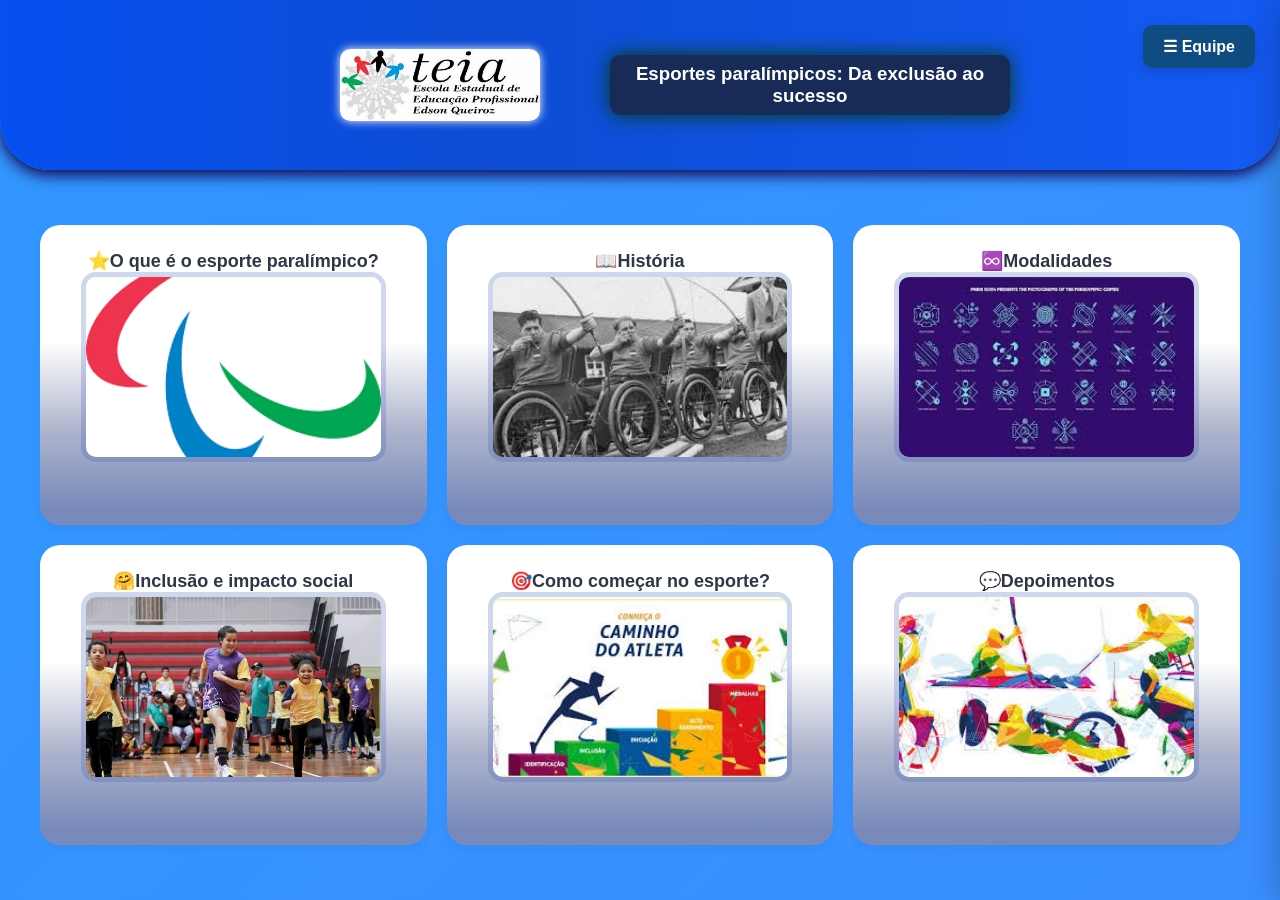
<file: index.html>
<!DOCTYPE html>
<!-- saved from url=(0050)file:///D:/4.%20paralimp%C3%ADadas_site/index.html -->
<html lang="pt-br"><head><meta http-equiv="Content-Type" content="text/html; charset=UTF-8">
    
    <meta name="viewport" content="width=device-width, initial-scale=1.0">
    <title>Esporte paralímpico TEIA</title>
    <link rel="stylesheet" href="style.css">
</head>

<body>
    <!-- BOTÃO PARA ABRIR O MENU -->
<button class="btn-equipe" id="btnEquipe">
    ☰ Equipe
</button>


<!-- FUNDO ESCURO ATRÁS DO MENU -->
<div class="menu-overlay" id="menuOverlay"></div>


<!-- MENU LATERAL -->
<aside class="menu-equipe" id="menuEquipe">

    <!-- CABEÇALHO DO MENU -->
    <div class="menu-header">
        <h2>Equipe</h2>

        <button class="btn-fechar" id="btnFechar">
            ×
        </button>
    </div>


    <!-- INTEGRANTES -->
    <section class="equipe-secao">
        <h3>👥 Integrantes</h3>

        <div class="membro">
            <strong>Davi Faustino Martisn</strong>
            <a href="#" target="_blank">@davifaustino27</a>
        </div>

        <div class="membro">
            <strong>Dérik Barbosa Ramos</strong>
            <a href="#" target="_blank">@ramoss_0876</a>
        </div>

        <div class="membro">
            <strong>Francisco Thiago da Silva Rocha</strong>
            <a href="#" target="_blank">@thzs.xr</a>
        </div>

        <div class="membro">
            <strong>Gabriel de Paula Silva Nascimento</strong>
            <a href="#" target="_blank">@gabrielport_ofc</a>
        </div>

        <div class="membro">
            <strong>Gabriel Lima da Silva</strong>
            <a href="#" target="_blank">@gael_lim</a>
        </div>

        <div class="membro">
            <strong>Isac Lima Alves</strong>
            <a href="#" target="_blank">@isac_lim42</a>
        </div>

        <div class="membro">
            <strong>João Pedro Souza Pereira</strong>
            <a href="#" target="_blank">@souz_j.p</a>
        </div>

        <div class="membro">
            <strong>José Vicente Souza Costa</strong>
            <a href="#" target="_blank">@jose.vicente2010</a>
        </div>

        <div class="membro">
            <strong>Pedro Gabriel da Silva Pereira</strong>
            <a href="#" target="_blank">@p.gabriel570</a>
        </div>

        <div class="membro">
            <strong>Yan Souza Freitas</strong>
            <a href="#" target="_blank">@yan_sousa06</a>
        </div>
    </section>


    <!-- PROFESSOR -->
    <section class="equipe-secao">
        <h3>👨‍🏫 Professor Orientador</h3>

        <div class="pessoa">
            <strong>Edson Cruz da Silva</strong>

            <p>
                📞 (85) 98415-6070
            </p>

        </div>
    </section>


    <!-- TREINADOR -->
    <section class="equipe-secao">
        <h3>🏃 Participante e Treinador</h3>

        <div class="pessoa">
            <strong>Gevanildo da Silva Lima</strong>

            <p>
                Participante que colaborou com a pesquisa dando seu depoimento e compartilhando o trabalho da equipe.
                Atualmente atua como treinador oficial da federação cearence.
            </p>

            <p>
                📞 (85) 98790-3144
            </p>

            <a href="#" target="_blank">
                Instagram: @washingtonsl29
            </a>
        </div>
    </section>


    <!-- AME -->
    <section class="equipe-secao">
        <h3>♿ Projeto AME</h3>

        <div class="pessoa">

            <p>
                Projeto constituído para ajudar pessoas com deficiência ou sem deficiência a integrar no esporte, 
                podendo chegar em níveis nascionais ou internascionais
            </p>

            <a href="#" target="_blank">
                Instagram: @ameatletismo
            </a>

        </div>
    </section>

</aside>
    <header>
        <img src="[data-uri]" alt="Logo da TEIA" class="TEIA">
            <h3>Esportes paralímpicos: Da exclusão ao sucesso</h3>
    </header>
    
        <div class="container">
                
                <article class="card">
                    <a href="./o_que_é/o que é.html">
                        ⭐O que é o esporte paralímpico?
                  
                    <img src="[data-uri]" alt="símbolo paralímpico" class="U">
                    </a>
                </article>

                <article class="card">
                    <a href="./historia_files/H.html" target="_self">
                        📖História
                    
                    <img src="[data-uri]" alt="História" class="U">
                 </a>
                </article> 
            

                <article class="card">
                    <a href="./modalidades_files/modal.html" target="_self">
                        ♾️Modalidades
                    <img src="[data-uri]" alt="Diversas modalidades" class="U">
                      </a>
                </article>

                <article class="card">
                    <a href="./inclusao_files/inclusao.html" target="_self">
                        🤗Inclusão e impacto social
                    <img src="Imagens/capa-inclusão.jpg" alt="Inclusão" class="U">
                     </a>
                </article>

                <article class="card">
                    <a href="./começo_files/começo.html" target="_self">
                    🎯Como começar no esporte?
                    <img src="[data-uri]" alt="Como começar no esporte?" class="U">
                     </a>
                </article>

                <article class="card">
                <a href="./depoimentos_files/dep.html" target="_self">
                    💬Depoimentos
                <img src="[data-uri]" alt="Depoimentos" class="U">
                </a>
                </article>
        </div>

</div>
<script src="indexScript.js"></script>
</body></html>
</file>
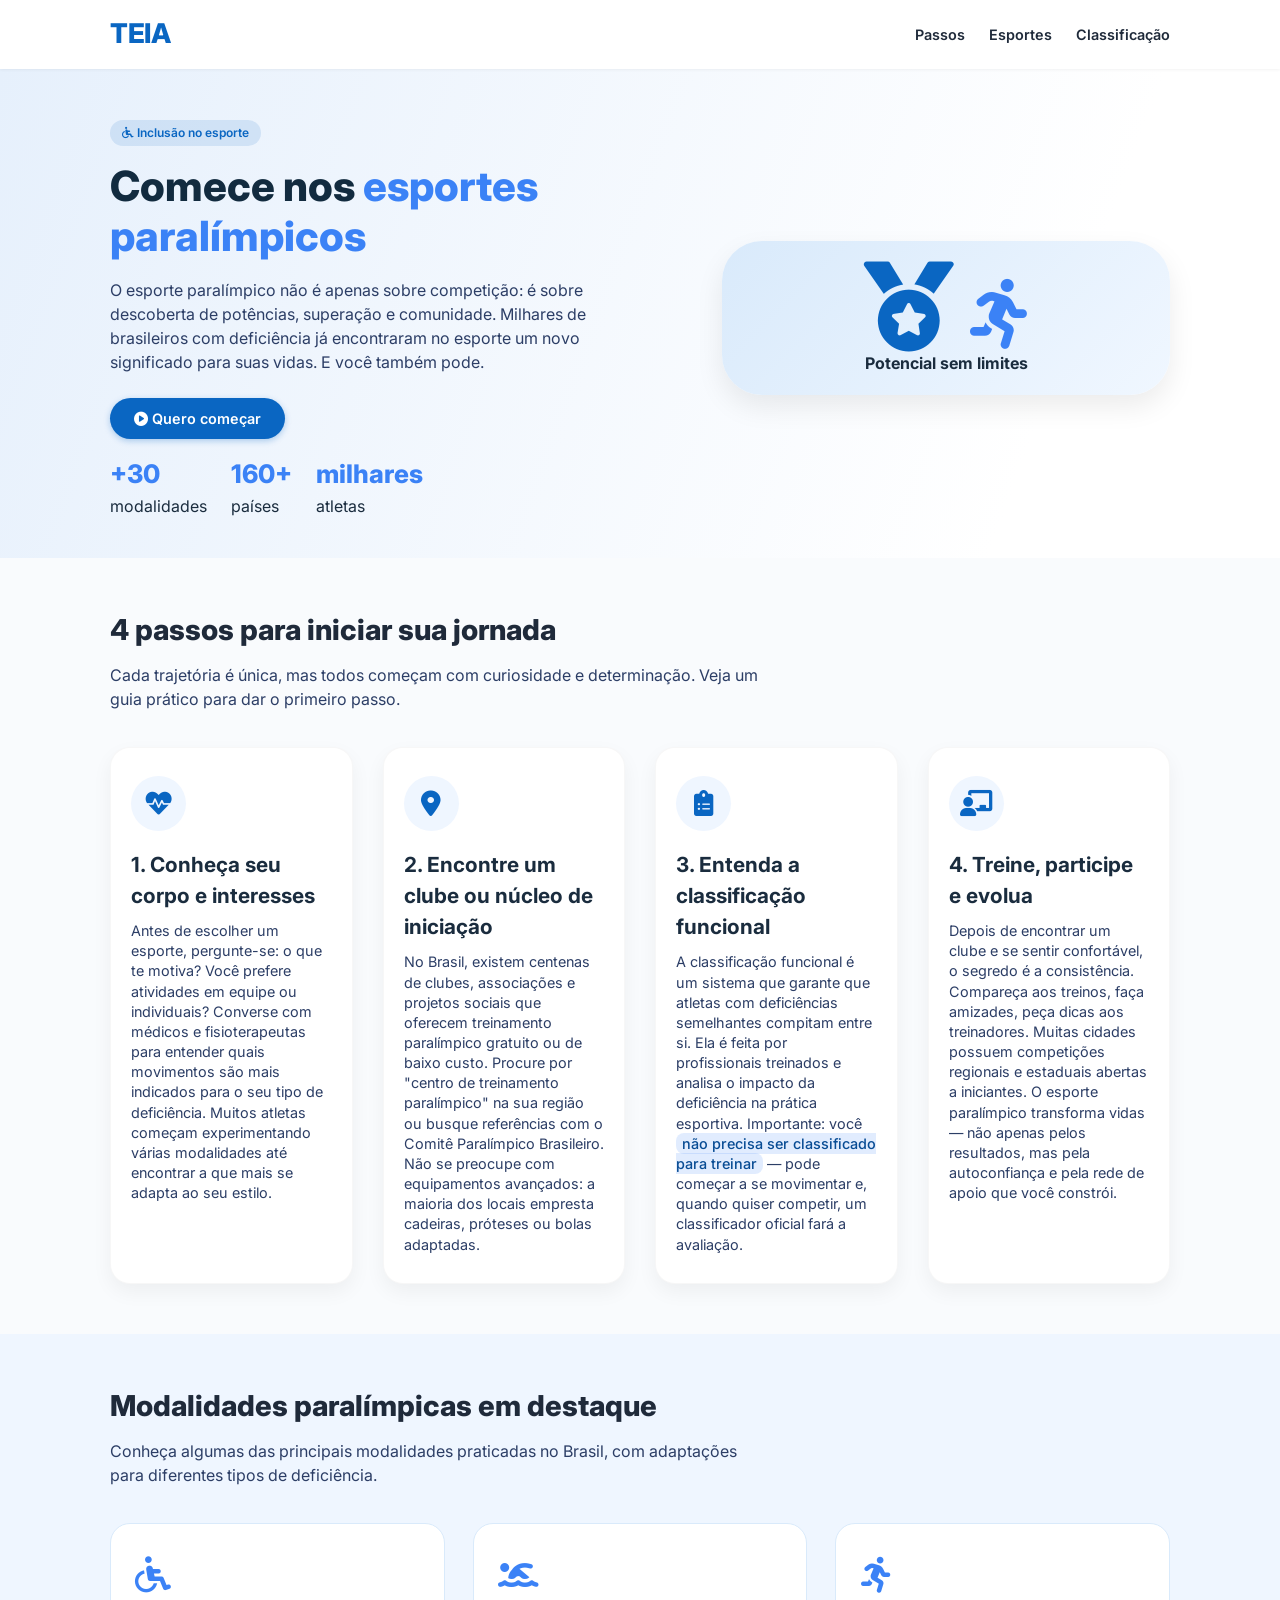
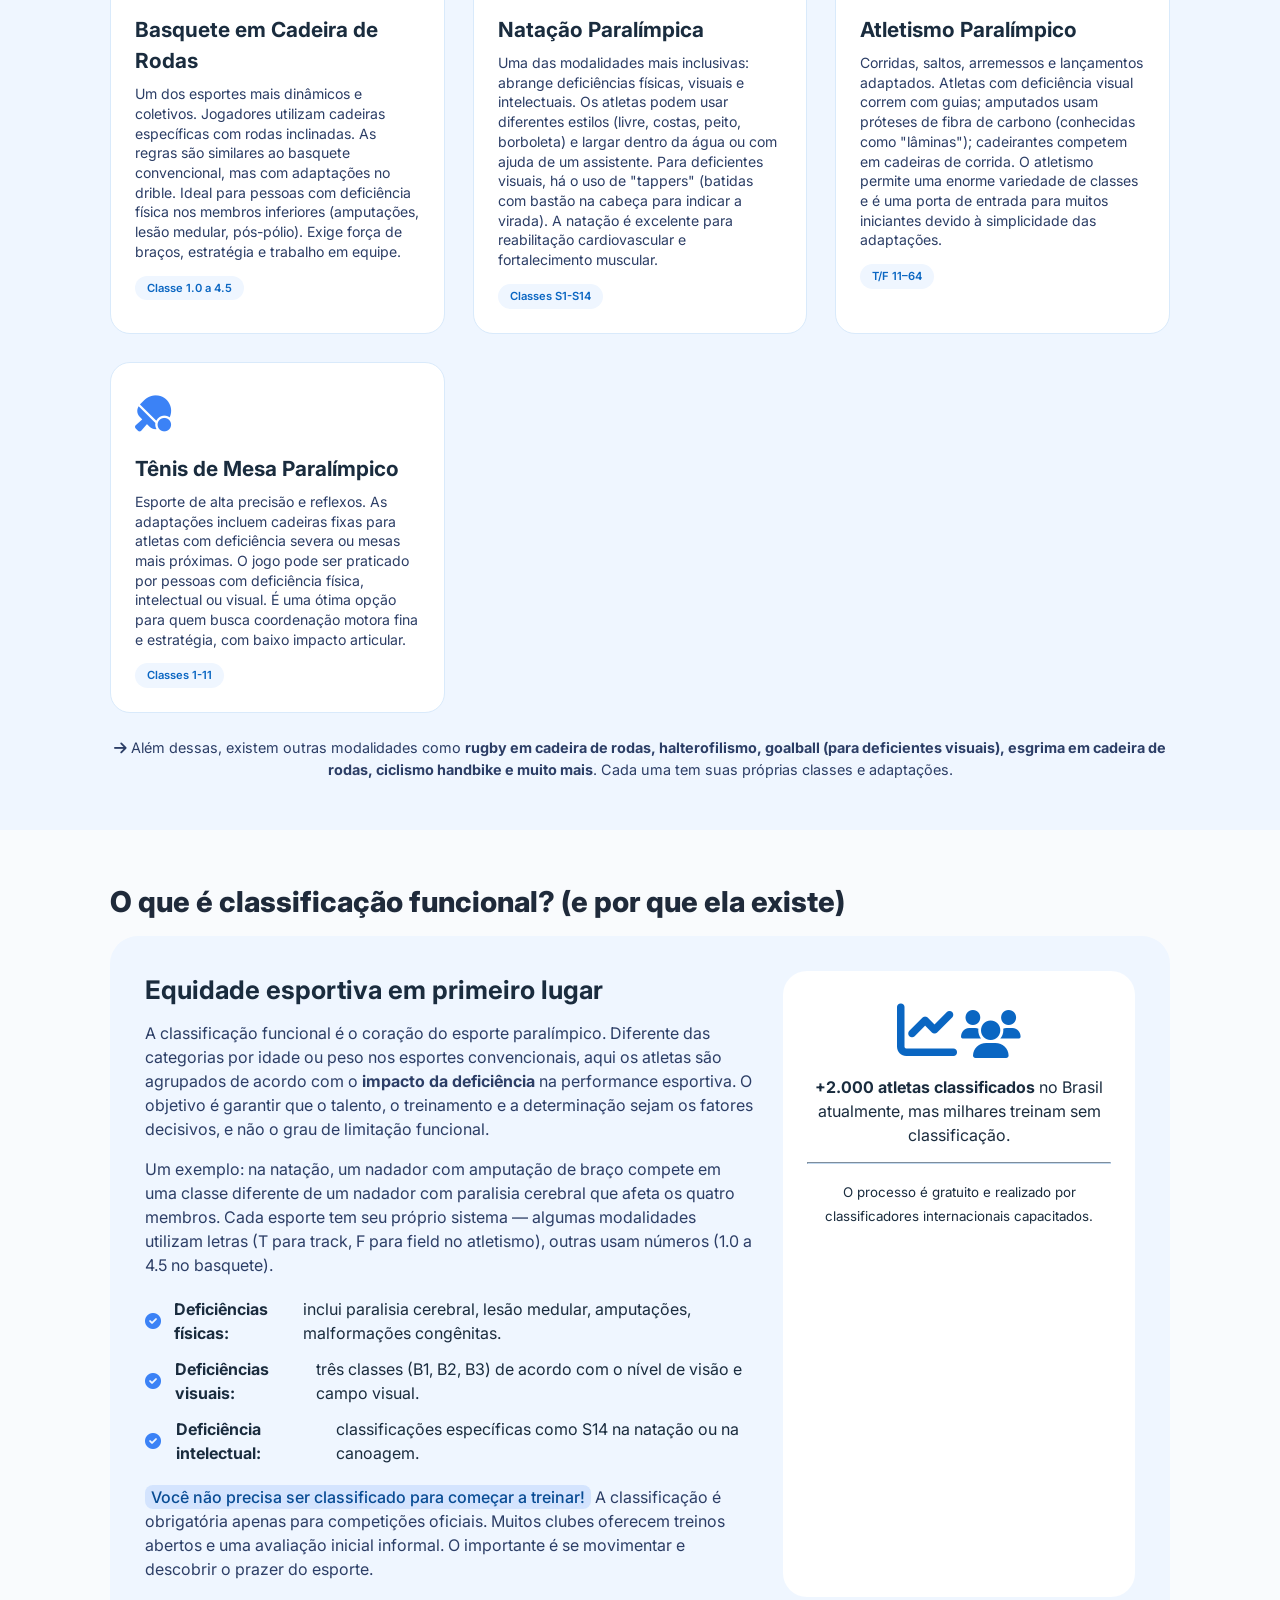
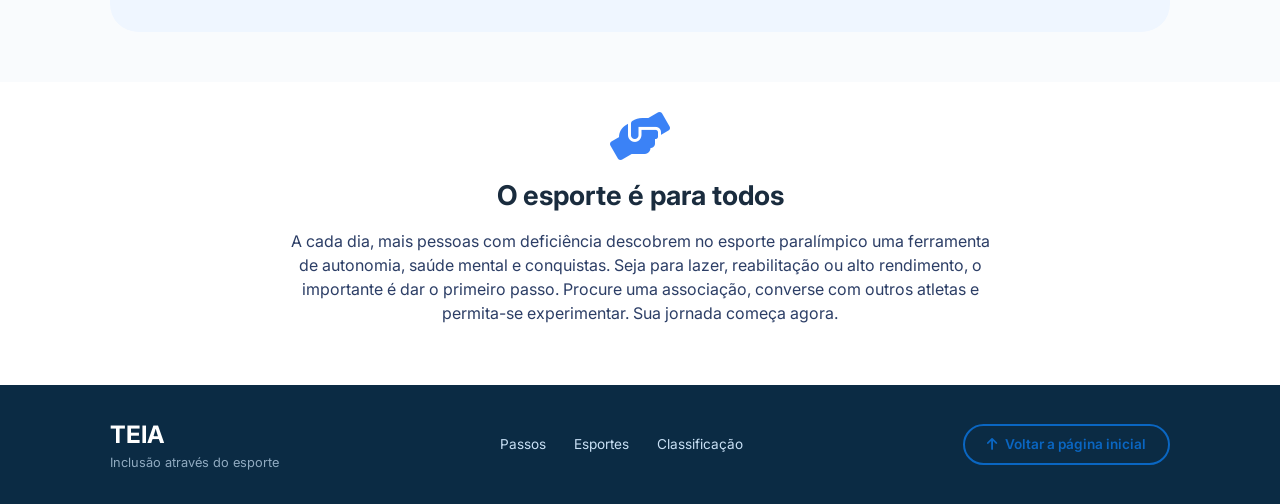
<file: começo_files/começo.html>
<!DOCTYPE html>
<html lang="pt-br">
<head>
    <meta charset="UTF-8">
    <meta name="viewport" content="width=device-width, initial-scale=1.0, viewport-fit=cover">
    <title>TEIA | Comece nos Esportes Paralímpicos</title>
    <!-- Google Fonts + Font Awesome -->
    <link rel="preconnect" href="https://fonts.googleapis.com">
    <link rel="preconnect" href="https://fonts.gstatic.com" crossorigin>
    <link href="https://fonts.googleapis.com/css2?family=Inter:opsz,wght@14..32,400;14..32,500;14..32,600;14..32,700;14..32,800&display=swap" rel="stylesheet">
    <link rel="stylesheet" href="https://cdnjs.cloudflare.com/ajax/libs/font-awesome/6.0.0-beta3/css/all.min.css">
    <link rel="stylesheet" href="começo.css">
</head>
<body>

<header class="main-header">
    <div class="container">
        <div class="nav-bar">
            <div class="logo">
                <h1>TEIA</h1>
            </div>
            <ul class="nav-links">
                <li><a href="#passos">Passos</a></li>
                <li><a href="#esportes">Esportes</a></li>
                <li><a href="#classificacao">Classificação</a></li>
            </ul>
        </div>
    </div>
</header>

<main>
    <section class="hero">
        <div class="container hero-grid">
            <div class="hero-content">
                <span class="hero-badge"><i class="fas fa-wheelchair"></i> Inclusão no esporte</span>
                <h1>Comece nos <span style="color: var(--secondary);">esportes paralímpicos</span></h1>
                <p>O esporte paralímpico não é apenas sobre competição: é sobre descoberta de potências, superação e comunidade. Milhares de brasileiros com deficiência já encontraram no esporte um novo significado para suas vidas. E você também pode.</p>
                <a href="#passos" class="btn-primary"><i class="fas fa-play-circle"></i> Quero começar</a>
                <div class="hero-stats">
                    <div><span class="stat-number">+30</span><br> modalidades</div>
                    <div><span class="stat-number">160+</span><br> países</div>
                    <div><span class="stat-number">milhares</span><br> atletas</div>
                </div>
            </div>
            <div class="hero-image">
                <i class="fas fa-medal"></i>
                <i class="fas fa-running" style="font-size: 70px; margin-left: 10px; color: var(--secondary);"></i>
                <p><strong>Potencial sem limites</strong></p>
            </div>
        </div>
    </section>

    <!-- Passo a passo com textos mais explicativos -->
    <section id="passos">
        <div class="container">
            <div class="section-title">4 passos para iniciar sua jornada</div>
            <div class="section-sub">Cada trajetória é única, mas todos começam com curiosidade e determinação. Veja um guia prático para dar o primeiro passo.</div>
            <div class="steps-grid">
                <div class="step-card">
                    <div class="step-icon"><i class="fas fa-heartbeat"></i></div>
                    <h3>1. Conheça seu corpo e interesses</h3>
                    <p>Antes de escolher um esporte, pergunte-se: o que te motiva? Você prefere atividades em equipe ou individuais? Converse com médicos e fisioterapeutas para entender quais movimentos são mais indicados para o seu tipo de deficiência. Muitos atletas começam experimentando várias modalidades até encontrar a que mais se adapta ao seu estilo.</p>
                </div>
                <div class="step-card">
                    <div class="step-icon"><i class="fas fa-map-marker-alt"></i></div>
                    <h3>2. Encontre um clube ou núcleo de iniciação</h3>
                    <p>No Brasil, existem centenas de clubes, associações e projetos sociais que oferecem treinamento paralímpico gratuito ou de baixo custo. Procure por "centro de treinamento paralímpico" na sua região ou busque referências com o Comitê Paralímpico Brasileiro. Não se preocupe com equipamentos avançados: a maioria dos locais empresta cadeiras, próteses ou bolas adaptadas.</p>
                </div>
                <div class="step-card">
                    <div class="step-icon"><i class="fas fa-clipboard-list"></i></div>
                    <h3>3. Entenda a classificação funcional</h3>
                    <p>A classificação funcional é um sistema que garante que atletas com deficiências semelhantes compitam entre si. Ela é feita por profissionais treinados e analisa o impacto da deficiência na prática esportiva. Importante: você <span class="highlight-green">não precisa ser classificado para treinar</span> — pode começar a se movimentar e, quando quiser competir, um classificador oficial fará a avaliação.</p>
                </div>
                <div class="step-card">
                    <div class="step-icon"><i class="fas fa-chalkboard-user"></i></div>
                    <h3>4. Treine, participe e evolua</h3>
                    <p>Depois de encontrar um clube e se sentir confortável, o segredo é a consistência. Compareça aos treinos, faça amizades, peça dicas aos treinadores. Muitas cidades possuem competições regionais e estaduais abertas a iniciantes. O esporte paralímpico transforma vidas — não apenas pelos resultados, mas pela autoconfiança e pela rede de apoio que você constrói.</p>
                </div>
            </div>
        </div>
    </section>

    <!-- Esportes populares com textos mais detalhados -->
    <section id="esportes" style="background-color: var(--light-bg);">
        <div class="container">
            <div class="section-title">Modalidades paralímpicas em destaque</div>
            <div class="section-sub">Conheça algumas das principais modalidades praticadas no Brasil, com adaptações para diferentes tipos de deficiência.</div>
            <div class="sports-grid">
                <div class="sport-card">
                    <div class="sport-icon"><i class="fas fa-wheelchair"></i></div>
                    <h4>Basquete em Cadeira de Rodas</h4>
                    <p>Um dos esportes mais dinâmicos e coletivos. Jogadores utilizam cadeiras específicas com rodas inclinadas. As regras são similares ao basquete convencional, mas com adaptações no drible. Ideal para pessoas com deficiência física nos membros inferiores (amputações, lesão medular, pós-pólio). Exige força de braços, estratégia e trabalho em equipe.</p>
                    <span class="tag">Classe 1.0 a 4.5</span>
                </div>
                <div class="sport-card">
                    <div class="sport-icon"><i class="fas fa-swimmer"></i></div>
                    <h4>Natação Paralímpica</h4>
                    <p>Uma das modalidades mais inclusivas: abrange deficiências físicas, visuais e intelectuais. Os atletas podem usar diferentes estilos (livre, costas, peito, borboleta) e largar dentro da água ou com ajuda de um assistente. Para deficientes visuais, há o uso de "tappers" (batidas com bastão na cabeça para indicar a virada). A natação é excelente para reabilitação cardiovascular e fortalecimento muscular.</p>
                    <span class="tag">Classes S1-S14</span>
                </div>
                <div class="sport-card">
                    <div class="sport-icon"><i class="fas fa-running"></i></div>
                    <h4>Atletismo Paralímpico</h4>
                    <p>Corridas, saltos, arremessos e lançamentos adaptados. Atletas com deficiência visual correm com guias; amputados usam próteses de fibra de carbono (conhecidas como "lâminas"); cadeirantes competem em cadeiras de corrida. O atletismo permite uma enorme variedade de classes e é uma porta de entrada para muitos iniciantes devido à simplicidade das adaptações.</p>
                    <span class="tag">T/F 11–64</span>
                </div>
                <div class="sport-card">
                    <div class="sport-icon"><i class="fas fa-table-tennis"></i></div>
                    <h4>Tênis de Mesa Paralímpico</h4>
                    <p>Esporte de alta precisão e reflexos. As adaptações incluem cadeiras fixas para atletas com deficiência severa ou mesas mais próximas. O jogo pode ser praticado por pessoas com deficiência física, intelectual ou visual. É uma ótima opção para quem busca coordenação motora fina e estratégia, com baixo impacto articular.</p>
                    <span class="tag">Classes 1-11</span>
                </div>
            </div>
            <div style="margin-top: 24px; text-align: center; font-size: 0.9rem; color: var(--text-muted);">
                <i class="fas fa-arrow-right"></i> Além dessas, existem outras modalidades como <strong>rugby em cadeira de rodas, halterofilismo, goalball (para deficientes visuais), esgrima em cadeira de rodas, ciclismo handbike e muito mais</strong>. Cada uma tem suas próprias classes e adaptações.
            </div>
        </div>
    </section>

    <!-- Classificação funcional com texto extenso -->
    <section id="classificacao">
        <div class="container">
            <div class="section-title">O que é classificação funcional? (e por que ela existe)</div>
            <div class="classif-box">
                <div class="classif-text">
                    <h3>Equidade esportiva em primeiro lugar</h3>
                    <p>A classificação funcional é o coração do esporte paralímpico. Diferente das categorias por idade ou peso nos esportes convencionais, aqui os atletas são agrupados de acordo com o <strong>impacto da deficiência</strong> na performance esportiva. O objetivo é garantir que o talento, o treinamento e a determinação sejam os fatores decisivos, e não o grau de limitação funcional.</p>
                    <p>Um exemplo: na natação, um nadador com amputação de braço compete em uma classe diferente de um nadador com paralisia cerebral que afeta os quatro membros. Cada esporte tem seu próprio sistema — algumas modalidades utilizam letras (T para track, F para field no atletismo), outras usam números (1.0 a 4.5 no basquete).</p>
                    <ul class="classif-list">
                        <li><i class="fas fa-check-circle"></i> <strong>Deficiências físicas:</strong> inclui paralisia cerebral, lesão medular, amputações, malformações congênitas.</li>
                        <li><i class="fas fa-check-circle"></i> <strong>Deficiências visuais:</strong> três classes (B1, B2, B3) de acordo com o nível de visão e campo visual.</li>
                        <li><i class="fas fa-check-circle"></i> <strong>Deficiência intelectual:</strong> classificações específicas como S14 na natação ou na canoagem.</li>
                    </ul>
                    <p><span class="highlight-green">Você não precisa ser classificado para começar a treinar!</span> A classificação é obrigatória apenas para competições oficiais. Muitos clubes oferecem treinos abertos e uma avaliação inicial informal. O importante é se movimentar e descobrir o prazer do esporte.</p>
                </div>
                <div class="classif-img">
                    <i class="fas fa-chart-line"></i>
                    <i class="fas fa-users" style="font-size: 48px; margin-top: 15px;"></i>
                    <p style="margin-top: 15px;"><strong>+2.000 atletas classificados</strong> no Brasil atualmente, mas milhares treinam sem classificação.</p>
                    <hr style="margin: 15px 0; border-color: #C2D9F0;">
                    <small>O processo é gratuito e realizado por classificadores internacionais capacitados.</small>
                </div>
            </div>
        </div>
    </section>

    <!-- Pequeno bloco final motivacional -->
    <section style="background: white; padding: 30px 0 60px;">
        <div class="container" style="text-align: center;">
            <i class="fas fa-hands-helping" style="font-size: 48px; color: var(--secondary); margin-bottom: 16px;"></i>
            <h2 style="font-size: 1.7rem; margin-bottom: 12px;">O esporte é para todos</h2>
            <p style="max-width: 700px; margin: 0 auto; color: var(--text-muted);">A cada dia, mais pessoas com deficiência descobrem no esporte paralímpico uma ferramenta de autonomia, saúde mental e conquistas. Seja para lazer, reabilitação ou alto rendimento, o importante é dar o primeiro passo. Procure uma associação, converse com outros atletas e permita-se experimentar. Sua jornada começa agora.</p>
        </div>
    </section>
</main>

<footer>
    <div class="container">
        <div class="footer-content">
            <div class="footer-logo">
                <h3>TEIA</h3>
                <p style="opacity: 0.7; font-size: 0.8rem;">Inclusão através do esporte</p>
            </div>
            <div class="footer-links">
                <a href="#passos">Passos</a>
                <a href="#esportes">Esportes</a>
                <a href="#classificacao">Classificação</a>
            </div>
            <!-- Botão voltar ao topo / página inicial -->
            <a href="../index.html" class="btn-back" id="btnVoltarTopo">
                <i class="fas fa-arrow-up"></i> Voltar a página inicial
            </a>
        </div>
    </div>
</footer>
</body>
</html>
</file>
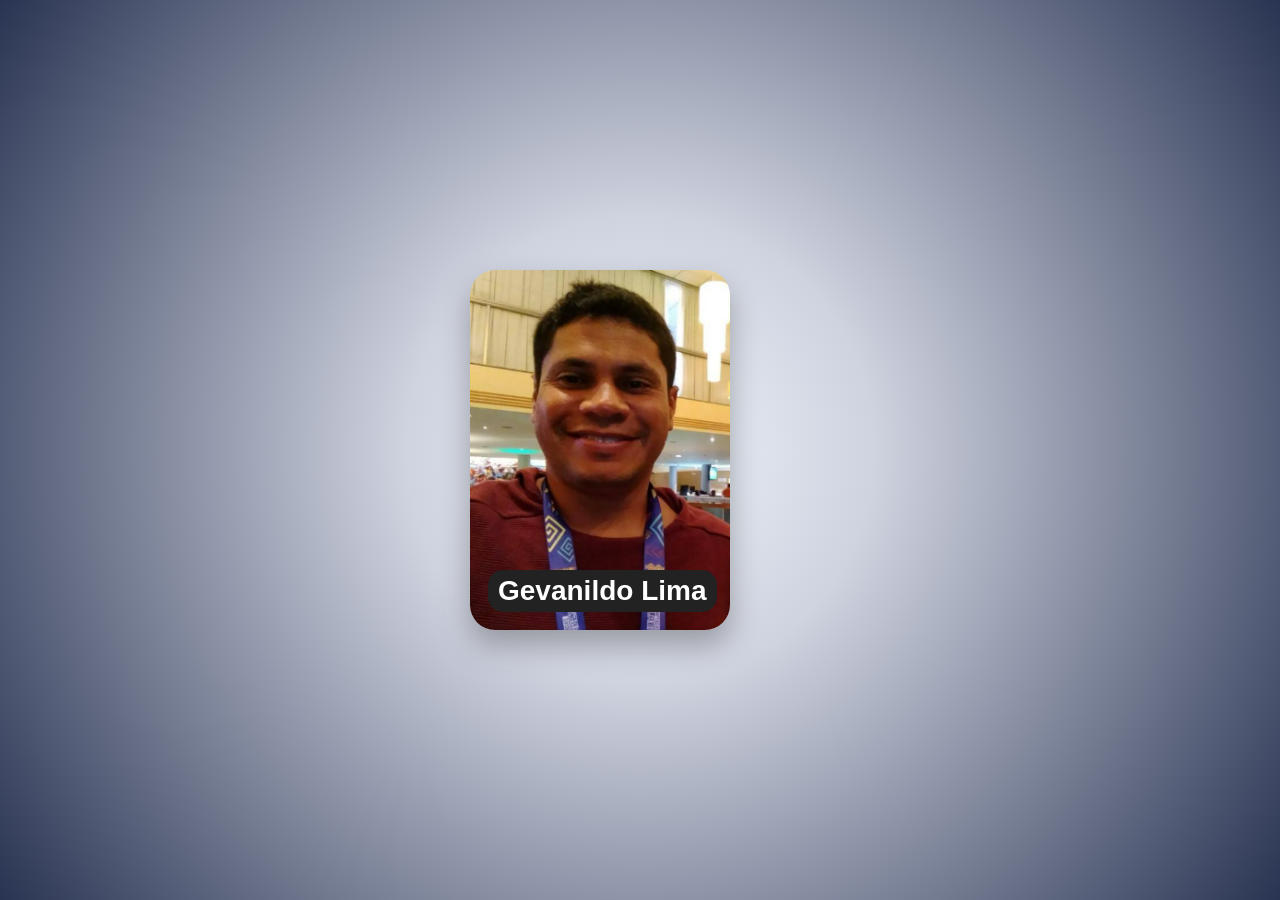
<file: depoimentos_files/dep.html>
<!doctype html>
<html lang="pt-BR">
  <head>
    <meta charset="UTF-8" />
    <meta name="viewport" content="width=device-width, initial-scale=1.0" />
    <title>Depoimentos e História</title>
    <link rel="stylesheet" href="dep.css">

  </head>

  <body>
    <div class="card-wrapper" id="wrapper">

      <div class="card" id="card">
        <img
          src="../Imagens/Captura-de-tela-gevanildo.png"
          alt="Gevanildo Lima"
        />

        <h2>Gevanildo Lima</h2>

        <div class="overlay"></div>

        <div class="links">
          <a class="depoimentos" href="gevanildo.html">
            Depoimentos
          </a>
        </div>
      </div>

      <div class="side-panel">
        <div class="panel-content">
          <h1>Gevanildo da Silva Lima</h1>

          <p>
            Nasceu em 1979, na cidade de Pindoretama-CE. Em 2006, decidiu focar no atletismo como especialidade, atualmente é presidente da <b>Associação Multiesportiva Ema (AME)</b>.
            Formado no curso de Licenciatura Plena de Educação Física depois concluiu o Curso de Gestão Esportiva com Ênfase em Treinamento Desportivo. Hoje ele é Graduado e Pos-Graduado.
          </p>
        </div>
      </div>

    </div>

    <script>
      const wrapper = document.getElementById("wrapper");

      wrapper.addEventListener("click", () => {
        wrapper.classList.toggle("active");
      });
    </script>
  </body>
</html>
</file>
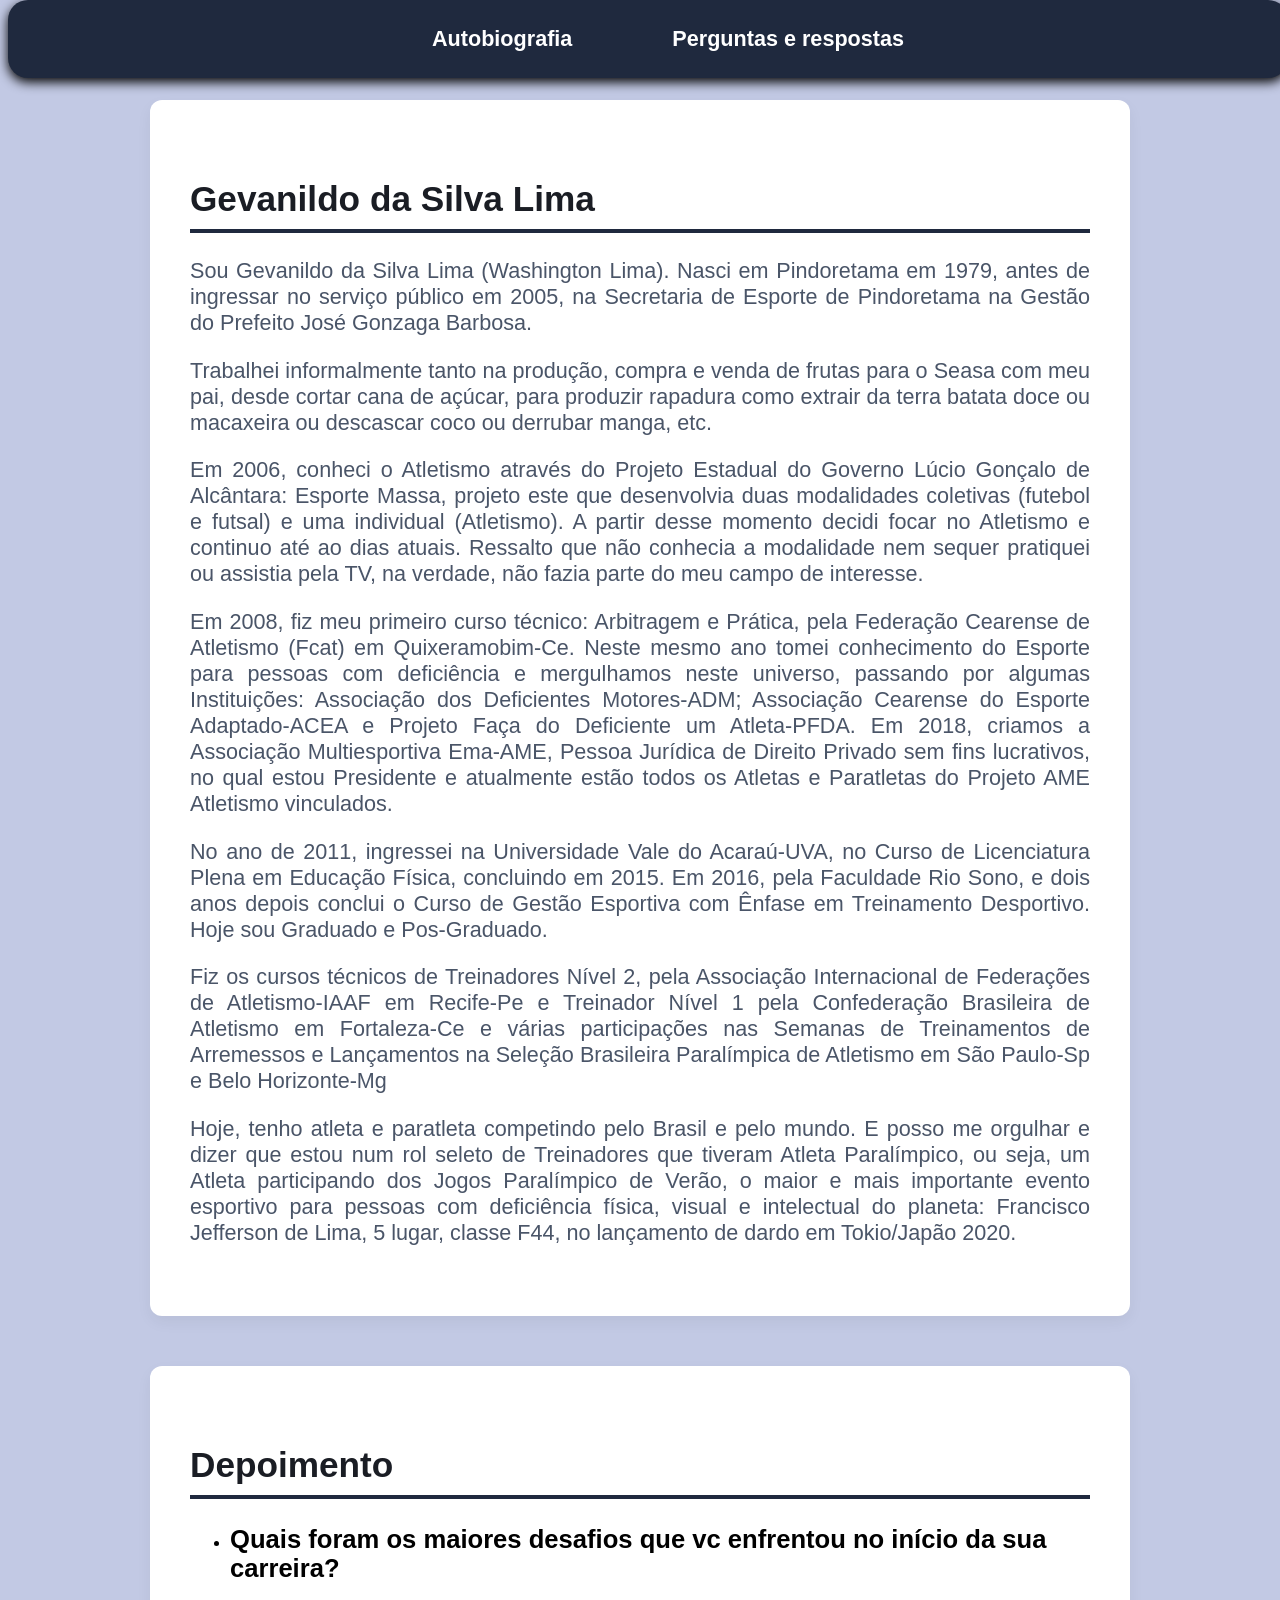
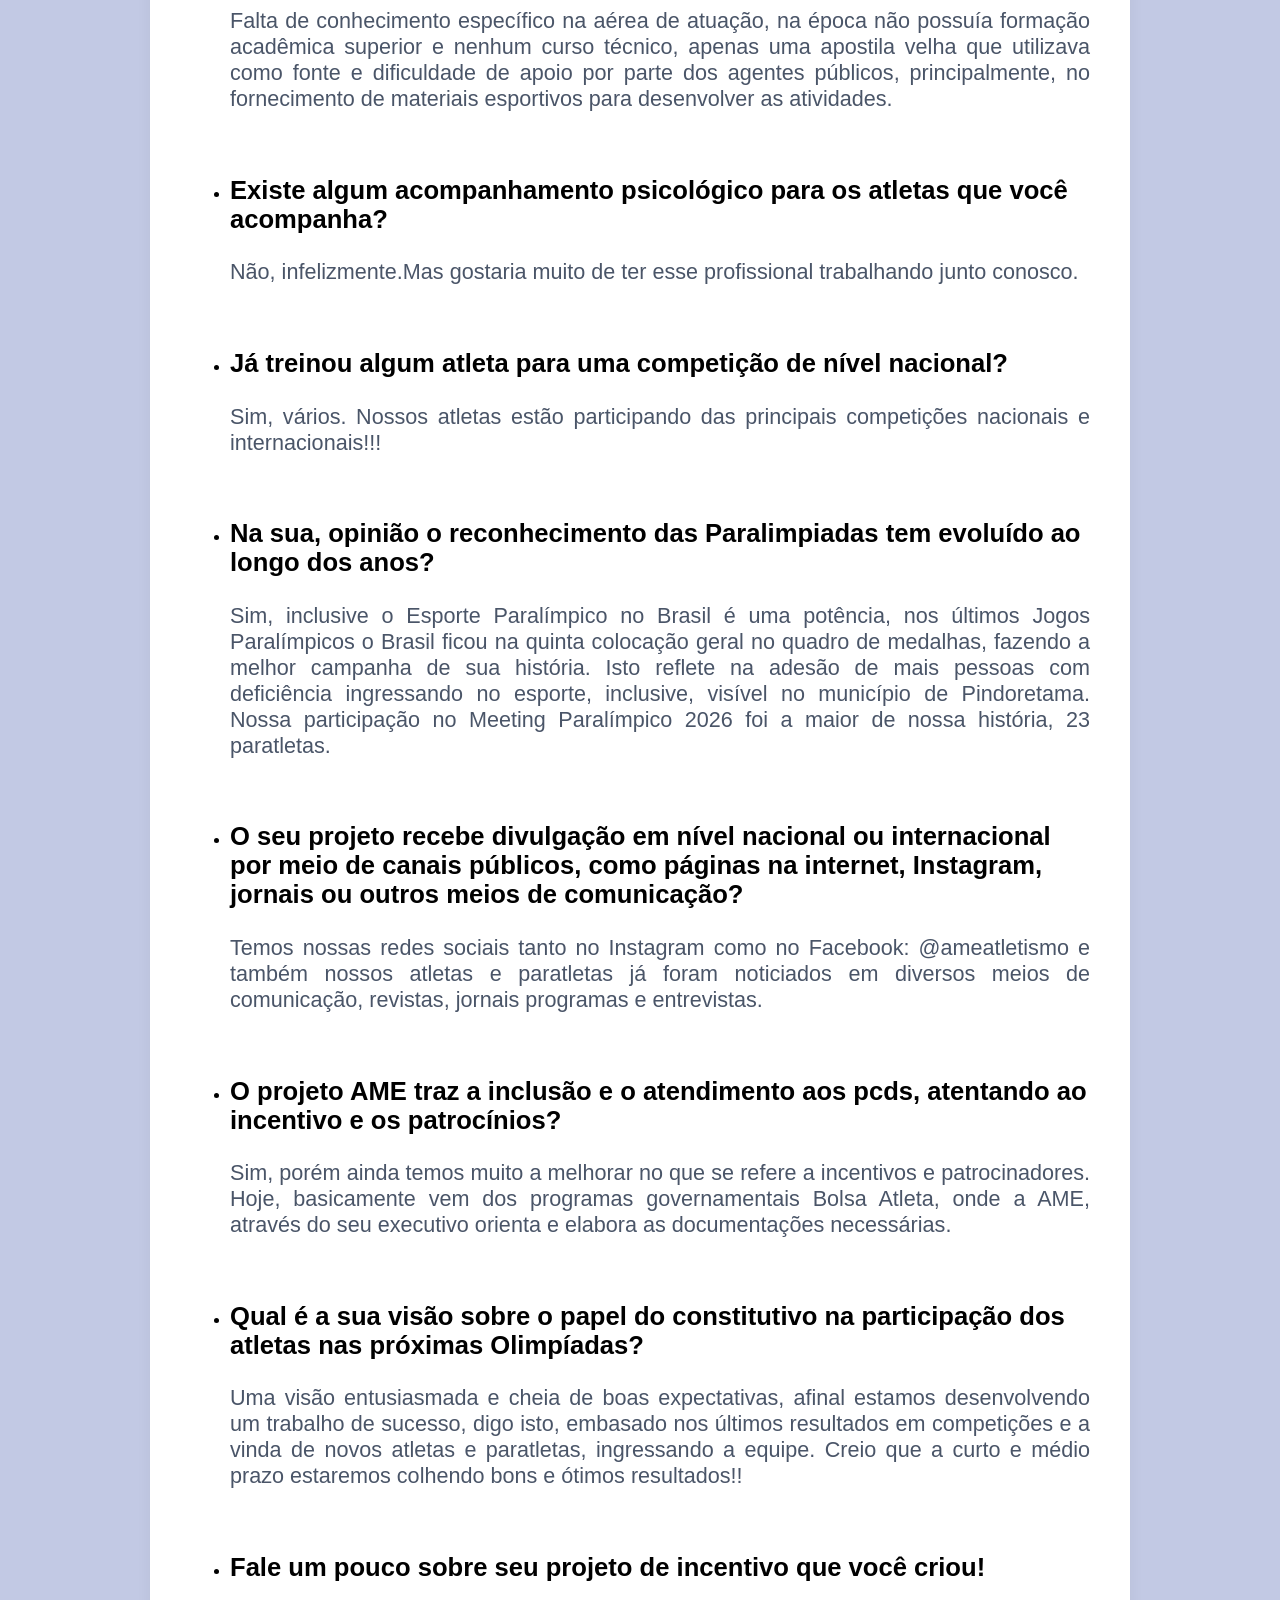
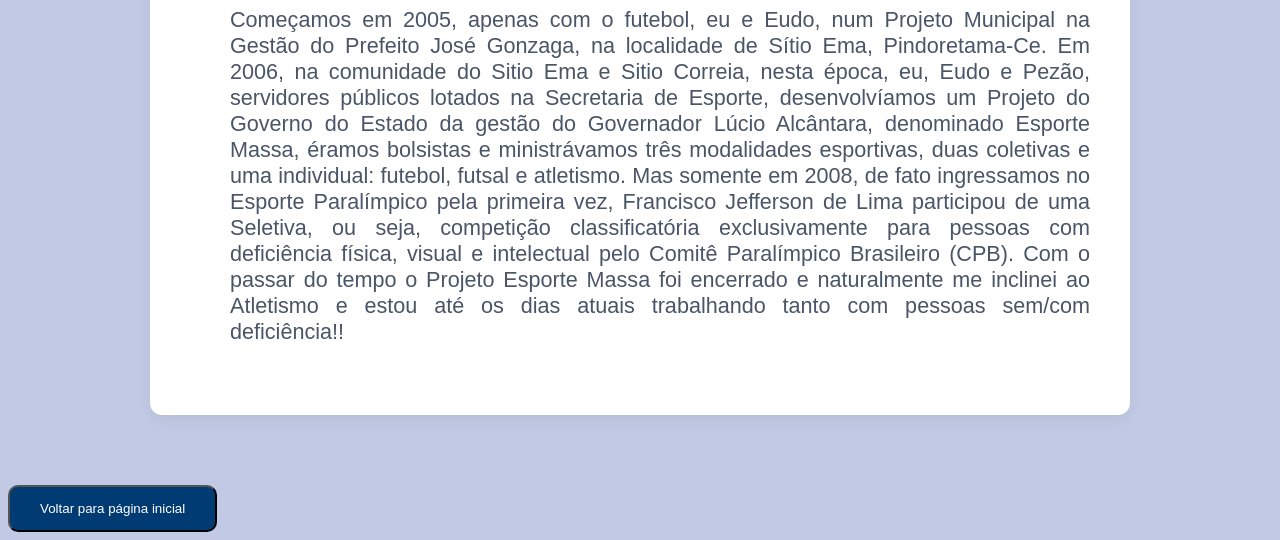
<file: depoimentos_files/gevanildo.html>
<!doctype html>
<html lang="pt-br">
  <head>
    <meta charset="UTF-8" />
    <meta name="viewport" content="width=device-width, initial-scale=1.0" />
    <title>Gevanildo</title>
  </head>

  <style>
    html {
      scroll-behavior: smooth;
    }

    body {
      font-family: "Poppins", sans-serif;
      background-color: #c2c9e4;
    }

    header {
      background-color: #1f293e;
      position: fixed;
      top: 0;
      width: 100%;
      z-index: 1000;
      box-shadow: 0 4px 12px;
      border-radius: 20px;
    }

    .header_container {
      display: flex;
      justify-content: center;
      align-items: center;
      max-width: 1200px;
      margin: 0 auto;
      padding: 10px;
    }

    nav ul {
      display: flex;
      list-style: none;
    }

    nav ul li {
      margin: 0 50px;
    }

    nav ul li a {
      color: white;
      text-decoration: none;
      font-weight: 600;
      font-size: 1.35rem;
      transition: color 0.25s ease;
    }

    nav ul li a:hover {
      color: #0076ff;
    }

    main {
      margin-top: 100px;
    }

    section {
      max-width: 900px;
      margin: 50px auto;
      padding: 50px 40px;
      background: #ffffff;
      border-radius: 12px;
      box-shadow: 0 6px 15px rgba(0, 0, 0, 0.05);
    }

    section h1 {
      color: #1a1d24;
      font-size: 2.2rem;
      margin-bottom: 25px;
      border-bottom: 4px solid #1f293e;
      padding-bottom: 10px;
    }

    section p {
      font-size: 1.35rem;
      margin-bottom: 20px;
      text-align: justify;
      font-weight: 400;
      color: #4a5568;
    }

    .pergunta{
      font-size: 1.60rem;
    }

    button{
    display:inline-block;
    margin-top:20px;
    padding:14px 30px;
    background:#003b73;
    border-radius:10px;

    transition:0.3s;
  }

   button a{
    text-decoration: none;
    color: white;
   }

  button:hover{
    background:#0055a5;
  }

  </style>

  <body>
    <header>
      <div class="header_container">
        <nav>
          <ul>
            <li><a href="#Autobiografia">Autobiografia</a></li>
            <li><a href="#PR">Perguntas e respostas</a></li>
          </ul>
        </nav>
      </div>
    </header>
    <main>
      <section id="Autobiografia">
        <h1>Gevanildo da Silva Lima</h1>
        <p>
          Sou Gevanildo da Silva Lima (Washington Lima). Nasci em Pindoretama em
          1979, antes de ingressar no serviço público em 2005, na Secretaria de
          Esporte de Pindoretama na Gestão do Prefeito José Gonzaga Barbosa.
        </p>

        <p>
          Trabalhei informalmente tanto na produção, compra e venda de frutas
          para o Seasa com meu pai, desde cortar cana de açúcar, para produzir
          rapadura como extrair da terra batata doce ou macaxeira ou descascar
          coco ou derrubar manga, etc.
        </p>

        <p>
          Em 2006, conheci o Atletismo através do Projeto Estadual do Governo
          Lúcio Gonçalo de Alcântara: Esporte Massa, projeto este que
          desenvolvia duas modalidades coletivas (futebol e futsal) e uma
          individual (Atletismo). A partir desse momento decidi focar no
          Atletismo e continuo até ao dias atuais. Ressalto que não conhecia a
          modalidade nem sequer pratiquei ou assistia pela TV, na verdade, não
          fazia parte do meu campo de interesse.
        </p>

        <p>
          Em 2008, fiz meu primeiro curso técnico: Arbitragem e Prática, pela
          Federação Cearense de Atletismo (Fcat) em Quixeramobim-Ce. Neste mesmo
          ano tomei conhecimento do Esporte para pessoas com deficiência e
          mergulhamos neste universo, passando por algumas Instituições:
          Associação dos Deficientes Motores-ADM; Associação Cearense do Esporte
          Adaptado-ACEA e Projeto Faça do Deficiente um Atleta-PFDA. Em 2018,
          criamos a Associação Multiesportiva Ema-AME, Pessoa Jurídica de
          Direito Privado sem fins lucrativos, no qual estou Presidente e
          atualmente estão todos os Atletas e Paratletas do Projeto AME
          Atletismo vinculados.
        </p>

        <p>
          No ano de 2011, ingressei na Universidade Vale do Acaraú-UVA, no Curso
          de Licenciatura Plena em Educação Física, concluindo em 2015. Em 2016,
          pela Faculdade Rio Sono, e dois anos depois conclui o Curso de Gestão
          Esportiva com Ênfase em Treinamento Desportivo. Hoje sou Graduado e
          Pos-Graduado.
        </p>

        <p>
          Fiz os cursos técnicos de Treinadores Nível 2, pela Associação
          Internacional de Federações de Atletismo-IAAF em Recife-Pe e Treinador
          Nível 1 pela Confederação Brasileira de Atletismo em Fortaleza-Ce e
          várias participações nas Semanas de Treinamentos de Arremessos e
          Lançamentos na Seleção Brasileira Paralímpica de Atletismo em São
          Paulo-Sp e Belo Horizonte-Mg
        </p>

        <p>
          Hoje, tenho atleta e paratleta competindo pelo Brasil e pelo mundo. E
          posso me orgulhar e dizer que estou num rol seleto de Treinadores que
          tiveram Atleta Paralímpico, ou seja, um Atleta participando dos Jogos
          Paralímpico de Verão, o maior e mais importante evento esportivo para
          pessoas com deficiência física, visual e intelectual do planeta:
          Francisco Jefferson de Lima, 5 lugar, classe F44, no lançamento de
          dardo em Tokio/Japão 2020.
        </p>
        
      </section>

      <section id="PR">
        <h1>Depoimento</h1>
        <ul>
          <li>
            <h3 class="pergunta">Quais foram os maiores desafios que vc enfrentou no início da sua carreira?</h3>
            <P>
              Falta de conhecimento específico na aérea de atuação, na época não possuía formação acadêmica superior e nenhum curso técnico, apenas uma apostila velha que utilizava como fonte e dificuldade de apoio por parte dos agentes públicos, principalmente, no fornecimento de materiais esportivos para desenvolver as atividades.
            </P>
          </li>

        <br>

          <li>
            <h3 class="pergunta">Existe algum acompanhamento psicológico para os atletas que você acompanha?</h3>
            <p>
              Não, infelizmente.Mas gostaria muito de ter esse profissional trabalhando junto conosco.
            </p>
          </li>

        <br>

          <li>
            <h3 class="pergunta">Já treinou algum atleta para uma competição de nível nacional?</h3>
            <p>
              Sim, vários. Nossos atletas estão participando das principais competições nacionais e internacionais!!!
            </p>
          </li>

        <br>

          <li>
            <h3 class="pergunta">Na sua, opinião o reconhecimento das Paralimpiadas tem evoluído ao longo dos anos?</h3>
            <p>
              Sim, inclusive o Esporte Paralímpico no Brasil é uma potência, nos últimos Jogos Paralímpicos o Brasil ficou na quinta colocação geral no quadro de medalhas, fazendo a melhor campanha de sua história. Isto reflete na adesão de mais pessoas com deficiência ingressando no esporte, inclusive, visível no município de Pindoretama. Nossa participação no Meeting Paralímpico 2026 foi a maior de nossa história, 23 paratletas.
            </p>
          </li>

        <br>

            <li>
              <h3 class="pergunta">O seu projeto recebe divulgação em nível nacional ou internacional por meio de canais públicos, como páginas na internet, Instagram, jornais ou outros meios de comunicação?</h3>
              <p>
                Temos nossas redes sociais tanto no Instagram como no Facebook: @ameatletismo e também nossos atletas e paratletas já foram noticiados em diversos meios de comunicação, revistas, jornais programas e entrevistas.
              </p>
            </li>

        <br>

            <li>
              <h3 class="pergunta">O projeto AME traz a inclusão e o atendimento aos pcds, atentando ao incentivo e os patrocínios?</h3>
              <p>
                Sim, porém ainda temos muito a melhorar no que se refere a incentivos e patrocinadores. Hoje, basicamente vem dos programas governamentais Bolsa Atleta, onde a AME, através do seu executivo orienta e elabora as documentações necessárias. 
              </p>
            </li>

        <br>

            <li>
              <h3 class="pergunta"> Qual é a sua visão sobre o papel do constitutivo na participação dos atletas nas próximas Olimpíadas?</h3>
              <p>
                Uma visão entusiasmada e cheia de boas expectativas, afinal estamos desenvolvendo um trabalho de sucesso, digo isto, embasado nos últimos resultados em competições e a vinda de novos atletas e paratletas, ingressando a equipe. Creio que a curto e médio prazo estaremos colhendo bons e ótimos resultados!!
              </p>
            </li>

        <br>

            <li>
              <h3 class="pergunta">Fale um pouco sobre seu projeto de incentivo que você criou!</h3>
              <p>
                Começamos em 2005, apenas com o futebol, eu e Eudo, num Projeto Municipal na Gestão do Prefeito José Gonzaga, na localidade de Sítio Ema, Pindoretama-Ce. Em 2006, na comunidade do Sitio Ema e Sitio Correia, nesta época, eu, Eudo e Pezão, servidores públicos lotados na Secretaria de Esporte, desenvolvíamos um Projeto do Governo do Estado da gestão do Governador Lúcio Alcântara, denominado Esporte Massa, éramos bolsistas e ministrávamos três modalidades esportivas, duas coletivas e uma individual: futebol, futsal e atletismo. Mas somente em 2008, de fato ingressamos no Esporte Paralímpico pela primeira vez, Francisco Jefferson de Lima participou de uma Seletiva, ou seja, competição classificatória exclusivamente para pessoas com deficiência física, visual e intelectual pelo Comitê Paralímpico Brasileiro (CPB). Com o passar do tempo o Projeto Esporte Massa foi encerrado e naturalmente me inclinei ao Atletismo e estou até os dias atuais trabalhando tanto com pessoas sem/com deficiência!!
              </p>
            </li>
        
        <ul>
      </section>
    </main>

      <button>
        <a href="../index.html"
          >Voltar para página inicial</a
        >
      </button>
    </div>
  </body>
</html>
</file>
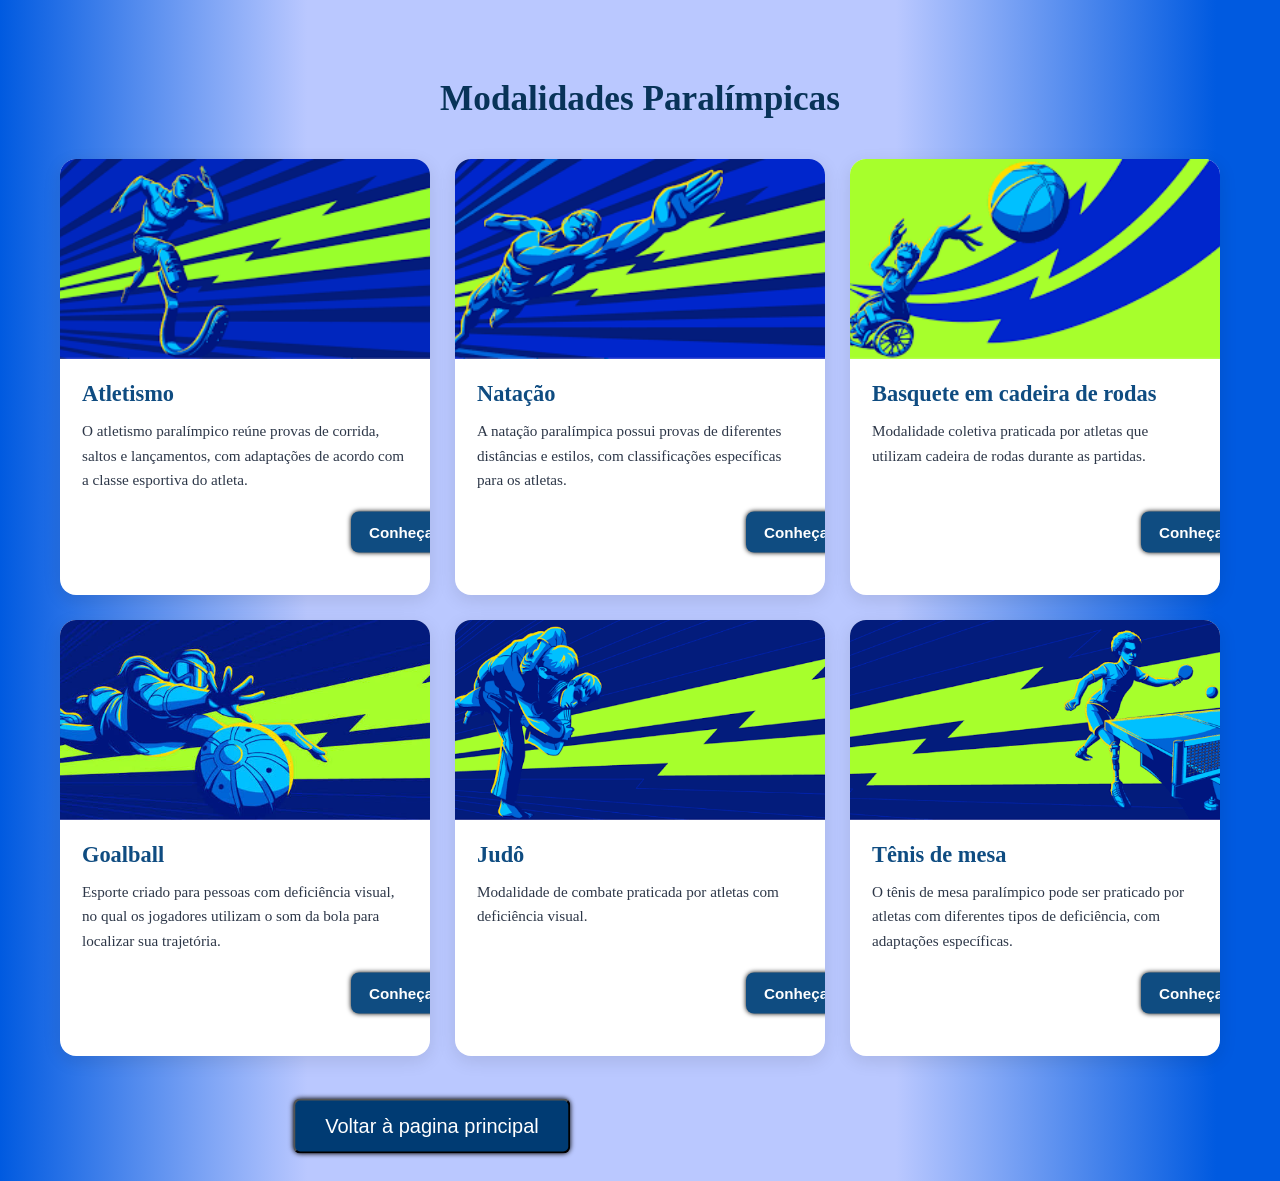
<file: modalidades_files/modal.html>
<!doctype html>
<html lang="pt-br">
  <head>
    <meta charset="UTF-8" />
    <meta name="viewport" content="width=device-width, initial-scale=1.0" />
    <title>Modalidades</title>
    <link rel="stylesheet" href="modal.css" />
  </head>

  <body>

<section class="modalidades">

    <h2>Modalidades Paralímpicas</h2>

    <div class="modalidades-grid">

        <!-- CARTÃO: ATLETISMO -->
        <article class="modalidade-card">
            <img src="../Imagens/comitê_atletismo.png" alt="Atleta praticando atletismo paralímpico">

            <div class="modalidade-conteudo">
                <h3>Atletismo</h3>

                <p>
                    O atletismo paralímpico reúne provas de corrida,
                    saltos e lançamentos, com adaptações de acordo
                    com a classe esportiva do atleta.
                </p>

                <button><a href="https://cpb.org.br/modalidades/atletismo/" style="color: white;" target="_blank">Conheça a modalidade</a></button>
            </div>
        </article>


        <!-- CARTÃO: NATAÇÃO -->
        <article class="modalidade-card">
            <img src="../Imagens/comitê_natação.png" alt="Atleta praticando natação paralímpica">

            <div class="modalidade-conteudo">
                <h3>Natação</h3>

                <p>
                    A natação paralímpica possui provas de diferentes
                    distâncias e estilos, com classificações específicas
                    para os atletas.
                </p>

                <button><a href="https://cpb.org.br/modalidades/natacao/" style="color: white;" target="_blank">Conheça a modalidade</a></button>
            </div>
        </article>


        <!-- CARTÃO: BASQUETE -->
        <article class="modalidade-card">
            <img src="../Imagens/comete_basquete.png" alt="Atletas praticando basquete em cadeira de rodas">

            <div class="modalidade-conteudo">
                <h3>Basquete em cadeira de rodas</h3>

                <p>
                    Modalidade coletiva praticada por atletas que utilizam
                    cadeira de rodas durante as partidas.
                </p>

                <button><a href="https://cpb.org.br/modalidades/basquete-em-cr/" style="color: white;" target="_blank">Conheça a modalidade</a></button>
            </div>
        </article>


        <!-- CARTÃO: GOALBALL -->
        <article class="modalidade-card">
            <img src="../Imagens/comite_goalball.jfif" alt="Atletas praticando goalball">

            <div class="modalidade-conteudo">
                <h3>Goalball</h3>

                <p>
                    Esporte criado para pessoas com deficiência visual,
                    no qual os jogadores utilizam o som da bola para
                    localizar sua trajetória.
                </p>

                <button><a href="https://cpb.org.br/modalidades/goalball/" style="color: white;" target="_blank">Conheça a modalidade</a></button>
            </div>
        </article>


        <!-- CARTÃO: JUDÔ -->
        <article class="modalidade-card">
            <img src="../Imagens/comite_judo.png" alt="Atletas praticando judô paralímpico">

            <div class="modalidade-conteudo">
                <h3>Judô</h3>

                <p>
                    Modalidade de combate praticada por atletas com
                    deficiência visual.
                </p>

                <button><a href="https://cpb.org.br/modalidades/judo/" style="color: white;" target="_blank">Conheça a modalidade</a></button>
            </div>
        </article>


        <!-- CARTÃO: TÊNIS DE MESA -->
        <article class="modalidade-card">
            <img src="../Imagens/comite_tenis_de_mes.png" alt="Atleta praticando tênis de mesa paralímpico">

            <div class="modalidade-conteudo">
                <h3>Tênis de mesa</h3>

                <p>
                    O tênis de mesa paralímpico pode ser praticado
                    por atletas com diferentes tipos de deficiência,
                    com adaptações específicas.
                </p>

                <button><a href="https://cpb.org.br/modalidades/tenis-de-mesa/" style="color: white;" target="_blank">Conheça a modalidade</a></button>
            </div>
        </article>

    </div>

</section>
    <footer>
        <a href="../index.html" style="text-decoration: none;"><button>Voltar à pagina principal</button></a>
    </footer>
  </body>
</html>
</file>
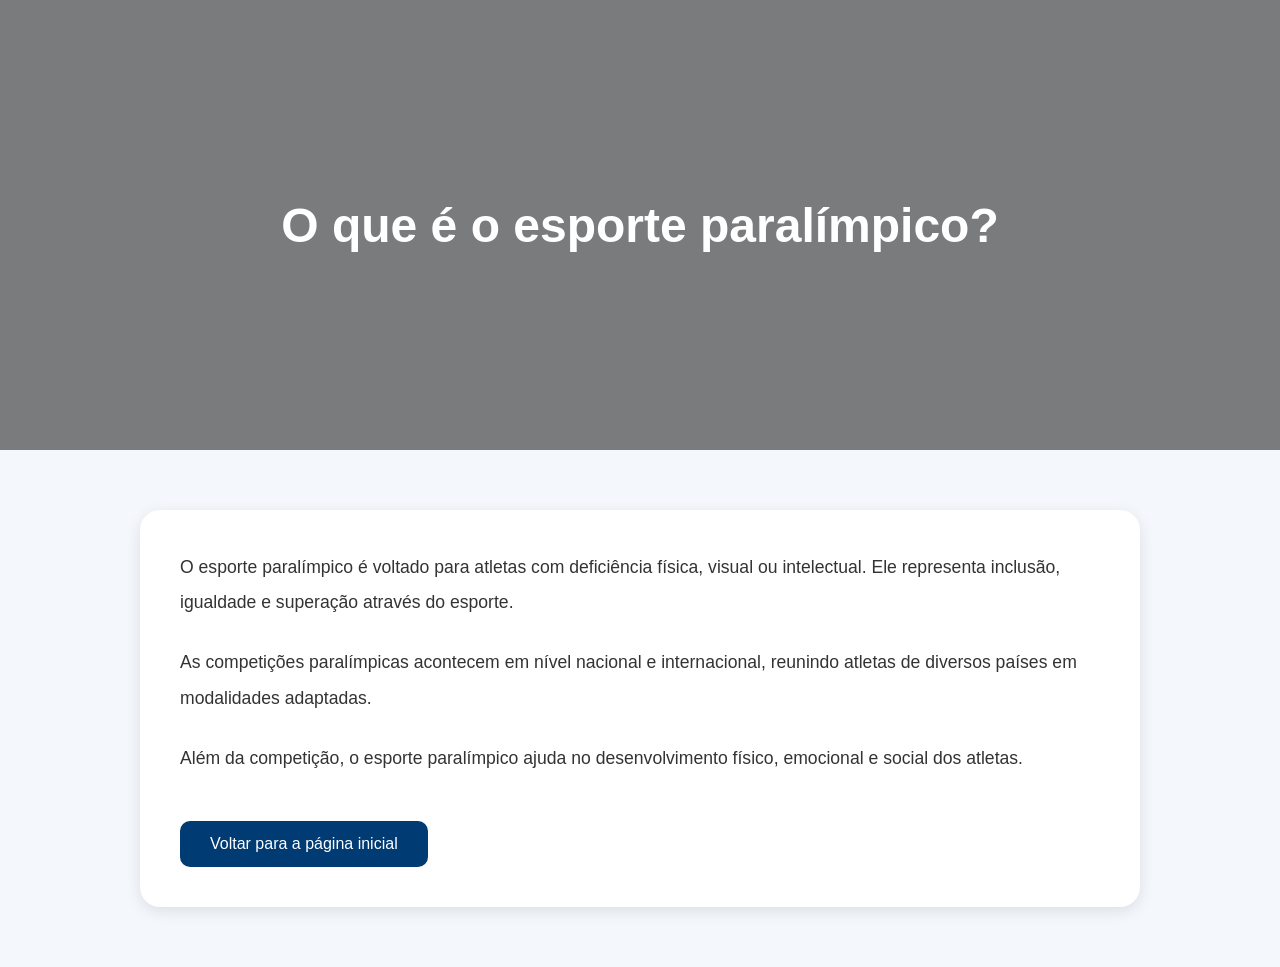
<file: o_que_é/o que é.html>
<!DOCTYPE html>
<html lang="pt-br">
<head>
    <meta charset="UTF-8">
    <meta name="viewport" content="width=device-width, initial-scale=1.0">
    <title>O que é o esporte paralímpico?</title>
    <link rel="stylesheet" href="o que é.css">
</head>
<body>
    <header>
        <h1>O que é o esporte paralímpico?</h1>
    </header>

    <section class="container">

        <div class="content">

        <p>
            O esporte paralímpico é voltado para atletas com deficiência física,
            visual ou intelectual. Ele representa inclusão, igualdade e superação
            através do esporte.
        </p>

        <p>
            As competições paralímpicas acontecem em nível nacional e internacional,
            reunindo atletas de diversos países em modalidades adaptadas.
        </p>

        <p>
            Além da competição, o esporte paralímpico ajuda no desenvolvimento físico,
            emocional e social dos atletas.
        </p>

        <a href="../index.html" class="botao">
            Voltar para a página inicial
        </a>

        </div>

  </section>
</body>
</html>
</file>
<file: style.css>
h3{
        color: white;
        background-color: #172b56;
        justify-content: center;
        justify-items: center;
        text-align: center;
        box-shadow: 0px 0px 20px rgb(0, 61, 10);
        border-radius: 10px;
    }

    header{
        height: 120px;
        background: linear-gradient(90deg, #0650f0 0%, #0d4cd3 38%, #145bf5 100%);
        backdrop-filter: blur (8px);
        border-radius: 0px 0px 50px 50px;
        margin-bottom: 35px;

        display: flex;
        justify-content: center;
        align-items: center;

        color: white;
        padding: 25px 270px;
        box-shadow: 0px 5px 15px #12034b
    }

    header h3{
        height: auto;
        padding: 8px 20px; 
    }

    .TEIA {
        width: 200px;
        display: block;
        margin: 70px;
        border-radius: 10px;
        box-shadow: 0px 0px 10px rgb(255, 255, 255);
    }

    .container {
        display: grid;
        grid-template-columns: repeat(3, 1fr);
        gap: 20px;
        padding: 20px;
        max-width: 1200px;
        margin: 0 auto;
    }

    body{
        font-family: 'Poppins', sans-serif;
        margin: 0;
        background-image: linear-gradient(135deg, #3097ff 0%, #3a8fff 100%);
        height: 100vh;
    }

    .card {
        display: flex;
        flex-direction: column;
        align-items: center;
        text-align: center;
        background: linear-gradient(180deg, #ffffff 6%, #ffffff 39%, #adb3cc 69%, #788aba 95%);
        border-radius: 20px;
        padding: 25px 20px;
        transition: transform 0.3s;
        box-shadow: 0.3s;
        min-height: 250px;
        box-shadow: 0 4px 10px rgba(0, 0, 0, 0.05);
    }

    .card:hover {
        transform: translateY(-5px);
        box-shadow: 0 10px 20px rgba(0, 0, 0, 0.2);
    }

    a {
        font-size: large;
        font-weight: 600;
        color: #2D3748;
        text-decoration: none;
        margin-bottom: 15px;
    }

    a:hover {
  text-decoration: underline;
    }

    .card img {
        width: 85%;
        border: 5px solid rgba(57, 87, 180, 0.241);
        height: 180px;
        object-fit: cover;
        border-radius: 15px;
        margin-top: auto;
    }


    @media (max-width: 900px) {
        .container {
            grid-template-columns: repeat(2, 1fr);
        }
    }

    @media (max-width: 600px) {
        .container {
            grid-template-columns: 1fr;
        }
    }
/* =========================================
   MENU LATERAL - EQUIPE
========================================= */

.btn-equipe {
    position: fixed;
    top: 25px;
    right: 25px;

    z-index: 1000;

    border: none;
    border-radius: 10px;

    padding: 12px 20px;

    background: #0F4C81;
    color: white;

    font-size: 16px;
    font-weight: bold;

    cursor: pointer;

    box-shadow: 0 4px 12px rgba(0, 0, 0, 0.15);

    transition:
        background-color 0.3s ease,
        transform 0.3s ease,
        box-shadow 0.3s ease;
}

.btn-equipe:hover {
    background-color: #1B6CA8;
    transform: translateY(-2px);
    box-shadow: 0 7px 18px rgba(0, 0, 0, 0.2);
}


/* =========================================
   FUNDO ESCURO
========================================= */

.menu-overlay {
    position: fixed;
    inset: 0;

    background: rgba(0, 0, 0, 0.45);

    z-index: 999;

    opacity: 0;
    visibility: hidden;

    transition:
        opacity 0.35s ease,
        visibility 0.35s ease;
}

.menu-overlay.ativo {
    opacity: 1;
    visibility: visible;
}


/* =========================================
   MENU LATERAL
========================================= */

.menu-equipe {
    position: fixed;

    top: 0;
    right: 0;

    width: min(380px, 90vw);
    height: 100dvh;

    background: #ffffff;

    z-index: 1001;

    overflow-y: auto;
    overflow-x: hidden;

    padding: 25px;

    box-sizing: border-box;

    box-shadow: -8px 0 30px rgba(0, 0, 0, 0.18);

    transform: translateX(100%);

    transition:
        transform 0.45s cubic-bezier(0.22, 1, 0.36, 1);

    /*
       Evita que textos grandes
       estourem o menu
    */
    overflow-wrap: break-word;
}

.menu-equipe.ativo {
    transform: translateX(0);
}


/* =========================================
   CABEÇALHO DO MENU
========================================= */

.menu-header {
    display: flex;

    align-items: center;
    justify-content: space-between;

    gap: 15px;

    margin-bottom: 25px;

    padding-bottom: 15px;

    border-bottom: 2px solid #e5e7eb;
}

.menu-header h2 {
    margin: 0;

    color: #083358;

    font-size: clamp(22px, 5vw, 28px);
}


/* BOTÃO FECHAR */

.btn-fechar {
    flex-shrink: 0;

    width: 40px;
    height: 40px;

    border: none;
    border-radius: 50%;

    background: #f1f5f9;

    color: #083358;

    font-size: 28px;
    line-height: 1;

    cursor: pointer;

    transition:
        background-color 0.3s ease,
        transform 0.3s ease;
}

.btn-fechar:hover {
    background: #dbeafe;
    transform: rotate(90deg);
}


/* =========================================
   SEÇÕES
========================================= */

.equipe-secao {
    margin-bottom: 28px;
}

.equipe-secao h3 {
    margin: 0 0 15px;

    color: #dee2e5;;

    font-size: clamp(17px, 4vw, 19px);
}


/* =========================================
   INTEGRANTES
========================================= */

.membro {
    display: flex;

    flex-direction: column;

    gap: 4px;

    padding: 12px 0;

    border-bottom: 1px solid #e5e7eb;
}

.membro strong,
.pessoa strong {
    color: #1f2937;

    font-size: clamp(14px, 3.5vw, 16px);

    line-height: 1.4;
}

.membro a,
.pessoa a {
    color: #0F4C81;

    text-decoration: none;

    font-size: clamp(13px, 3.2vw, 14px);

    line-height: 1.4;

    transition: color 0.25s ease;
}

.membro a:hover,
.pessoa a:hover {
    color: #1B6CA8;
    text-decoration: underline;
}


/* =========================================
   PROFESSOR / TREINADOR / AME
========================================= */

.pessoa {
    padding: 15px;

    background: #f8fafc;

    border-radius: 12px;

    border-left: 4px solid #0F4C81;

    box-sizing: border-box;
}

.pessoa p {
    margin: 10px 0;

    color: #475569;

    font-size: clamp(13px, 3.2vw, 14px);

    line-height: 1.6;
}


/* =========================================
   TABLETS
   até 900px
========================================= */

@media (max-width: 900px) {

    .btn-equipe {
        top: 18px;
        right: 18px;

        padding: 11px 17px;
    }

    .menu-equipe {
        width: min(360px, 85vw);

        padding: 22px;
    }
}


/* =========================================
   CELULARES
   até 600px
========================================= */

@media (max-width: 600px) {

    .btn-equipe {
        top: 15px;
        right: 15px;

        padding: 10px 14px;

        font-size: 14px;

        border-radius: 8px;
    }

    .menu-equipe {
        width: 88vw;
        max-width: 360px;

        padding: 20px 18px;
    }

    .menu-header {
        margin-bottom: 20px;
    }

    .equipe-secao {
        margin-bottom: 24px;
    }

    .equipe-secao h3 {
        margin-bottom: 10px;
    }

    .pessoa {
        padding: 13px;
    }
}


/* =========================================
   CELULARES PEQUENOS
   até 400px
========================================= */

@media (max-width: 400px) {

    .btn-equipe {
        top: 10px;
        right: 10px;

        padding: 9px 12px;

        font-size: 13px;
    }

    .menu-equipe {
        width: 100vw;
        max-width: 100vw;

        padding: 18px 15px;
    }

    .menu-header h2 {
        font-size: 22px;
    }

    .btn-fechar {
        width: 36px;
        height: 36px;

        font-size: 24px;
    }

    .membro {
        padding: 10px 0;
    }
}


/* =========================================
   CELULAR DEITADO
========================================= */

@media (max-height: 500px) and (orientation: landscape) {

    .menu-equipe {
        padding: 15px 20px;
    }

    .menu-header {
        margin-bottom: 15px;
        padding-bottom: 10px;
    }

    .equipe-secao {
        margin-bottom: 18px;
    }
}
</file>
<file: começo_files/começo.css>
* {
    margin: 0;
    padding: 0;
    box-sizing: border-box;
}

body {
    font-family: 'Inter', sans-serif;
    background-color: #F9FBFD;
    color: #1A2C3E;
    line-height: 1.5;
    scroll-behavior: smooth;
}

/* Tema azul moderno (substituição completa do verde) */
:root {
    --primary: #0A66C2;       /* azul principal moderno */
    --primary-dark: #084c94;  /* azul escuro para hover */
    --secondary: #3B82F6;     /* azul vibrante para detalhes */
    --light-bg: #EFF6FF;      /* fundo azul muito claro */
    --gray-light: #D9EAFB;    /* bordas suaves azuladas */
    --text-dark: #1F2A3A;
    --text-muted: #2C3E66;    /* azul acinzentado suave */
    --white: #FFFFFF;
    --shadow-sm: 0 8px 20px rgba(0,0,0,0.05);
    --shadow-md: 0 12px 28px rgba(0,0,0,0.08);
}

.container {
    max-width: 1100px;
    margin: 0 auto;
    padding: 0 20px;
}

.main-header {
    background: var(--white);
    box-shadow: 0 1px 3px rgba(0,0,0,0.05);
    position: sticky;
    top: 0;
    z-index: 100;
    background-color: rgba(255,255,255,0.96);
}
.nav-bar {
    display: flex;
    justify-content: space-between;
    align-items: center;
    padding: 14px 0;
    flex-wrap: wrap;
}
.logo h1 {
    font-size: 1.7rem;
    font-weight: 800;
    color: var(--primary);
    letter-spacing: -0.5px;
}
.logo span {
    color: var(--secondary);
}
.nav-links {
    display: flex;
    gap: 24px;
    list-style: none;
}
.nav-links a {
    text-decoration: none;
    font-weight: 600;
    color: var(--text-dark);
    transition: 0.2s;
    font-size: 0.9rem;
}
.nav-links a:hover {
    color: var(--primary);
}

.btn-primary {
    background: var(--primary);
    color: white;
    border: none;
    padding: 10px 24px;
    border-radius: 40px;
    font-weight: 600;
    font-size: 0.9rem;
    cursor: pointer;
    display: inline-block;
    text-decoration: none;
    box-shadow: 0 2px 6px rgba(10,102,194,0.3);
    transition: 0.2s;
}
.btn-primary:hover {
    background: var(--primary-dark);
    transform: translateY(-2px);
}
.btn-back {
    background: transparent;
    border: 2px solid var(--primary);
    color: var(--primary);
    padding: 8px 22px;
    border-radius: 40px;
    font-weight: 600;
    font-size: 0.85rem;
    cursor: pointer;
    transition: 0.2s;
    display: inline-flex;
    align-items: center;
    gap: 8px;
    text-decoration: none;
}
.btn-back:hover {
    background: var(--primary);
    color: white;
}

.hero {
    background: linear-gradient(110deg, #E6F0FC 0%, #FFFFFF 80%);
    padding: 50px 0 40px;
}
.hero-grid {
    display: flex;
    flex-wrap: wrap;
    align-items: center;
    gap: 30px;
    justify-content: space-between;
}
.hero-content {
    flex: 1;
    min-width: 260px;
}
.hero-badge {
    background: rgba(10,102,194,0.12);
    color: var(--primary);
    display: inline-block;
    padding: 4px 12px;
    border-radius: 40px;
    font-size: 0.75rem;
    font-weight: 600;
    margin-bottom: 16px;
}
.hero-content h1 {
    font-size: 2.6rem;
    font-weight: 800;
    line-height: 1.2;
    margin-bottom: 16px;
    color: #122b3f;
}
.hero-content p {
    font-size: 1rem;
    color: var(--text-muted);
    margin-bottom: 24px;
    max-width: 500px;
}
.hero-stats {
    display: flex;
    gap: 24px;
    margin-top: 16px;
}
.stat-number {
    font-weight: 800;
    font-size: 1.6rem;
    color: var(--secondary);
}
.hero-image {
    flex: 0.7;
    background: linear-gradient(135deg, #D9EAFB, #F0F7FF);
    border-radius: 40px;
    padding: 20px;
    text-align: center;
    box-shadow: var(--shadow-md);
}
.hero-image i {
    font-size: 90px;
    color: var(--primary);
}

section {
    padding: 50px 0;
}
.section-title {
    font-size: 1.8rem;
    font-weight: 800;
    margin-bottom: 12px;
    color: var(--text-dark);
}
.section-sub {
    font-size: 1rem;
    color: var(--text-muted);
    margin-bottom: 36px;
    max-width: 650px;
}

.steps-grid {
    display: grid;
    grid-template-columns: repeat(auto-fit, minmax(240px, 1fr));
    gap: 30px;
}
.step-card {
    background: var(--white);
    border-radius: 20px;
    padding: 28px 20px;
    text-align: left;
    box-shadow: var(--shadow-sm);
    transition: 0.2s;
    border: 1px solid rgba(0,0,0,0.03);
}
.step-card:hover {
    transform: translateY(-4px);
    box-shadow: var(--shadow-md);
}
.step-icon {
    background: var(--light-bg);
    width: 55px;
    height: 55px;
    display: flex;
    align-items: center;
    justify-content: center;
    margin-bottom: 18px;
    border-radius: 30px;
    font-size: 26px;
    color: var(--primary);
}
.step-card h3 {
    font-size: 1.3rem;
    margin-bottom: 10px;
}
.step-card p {
    font-size: 0.9rem;
    color: var(--text-muted);
    line-height: 1.4;
}

.sports-grid {
    display: grid;
    grid-template-columns: repeat(auto-fill, minmax(260px, 1fr));
    gap: 28px;
}
.sport-card {
    background: var(--white);
    border-radius: 20px;
    padding: 24px;
    border: 1px solid var(--gray-light);
    transition: 0.2s;
}
.sport-card:hover {
    transform: translateY(-3px);
    box-shadow: var(--shadow-sm);
}
.sport-icon {
    font-size: 36px;
    color: var(--secondary);
    margin-bottom: 12px;
}
.sport-card h4 {
    font-size: 1.3rem;
    margin-bottom: 8px;
}
.sport-card p {
    font-size: 0.88rem;
    color: var(--text-muted);
    margin-bottom: 12px;
    line-height: 1.4;
}
.tag {
    background: var(--light-bg);
    border-radius: 30px;
    padding: 4px 12px;
    font-size: 0.7rem;
    font-weight: 600;
    color: var(--primary);
    display: inline-block;
}

.classif-box {
    background: var(--light-bg);
    border-radius: 28px;
    padding: 35px;
    display: flex;
    flex-wrap: wrap;
    gap: 30px;
}
.classif-text {
    flex: 2;
}
.classif-text h3 {
    font-size: 1.6rem;
    margin-bottom: 12px;
}
.classif-text p {
    margin-bottom: 16px;
    color: var(--text-muted);
}
.classif-list {
    list-style: none;
    margin: 20px 0 20px;
}
.classif-list li {
    margin-bottom: 12px;
    display: flex;
    align-items: center;
    gap: 12px;
}
.classif-list i {
    color: var(--secondary);
    width: 22px;
}
.classif-img {
    flex: 1;
    background: white;
    border-radius: 24px;
    padding: 24px;
    text-align: center;
}
.classif-img i {
    font-size: 60px;
    color: var(--primary);
}

footer {
    background: #0B2B44;
    color: #C9E0F5;
    padding: 32px 0;
}
.footer-content {
    display: flex;
    justify-content: space-between;
    flex-wrap: wrap;
    gap: 20px;
    align-items: center;
}
.footer-logo h3 {
    font-size: 1.5rem;
    color: white;
}
.footer-links {
    display: flex;
    gap: 28px;
}
.footer-links a {
    color: #C9E0F5;
    text-decoration: none;
    font-size: 0.85rem;
}
.footer-links a:hover {
    color: var(--secondary);
}

@media (max-width: 700px) {
    .hero-content h1 { font-size: 2rem; }
    .section-title { font-size: 1.5rem; }
    .nav-links { gap: 16px; }
    .classif-box { padding: 24px; }
}
.highlight-green {
    background: rgba(59,130,246,0.15);
    padding: 2px 6px;
    border-radius: 8px;
    font-weight: 500;
    color: var(--primary-dark);
}
</file>
<file: depoimentos_files/dep.css>
* {
    margin: 0;
    padding: 0;
    box-sizing: border-box;
    font-family: Arial, Helvetica, sans-serif;
    }

    body {
    min-height: 100vh;
    display: flex;
    justify-content: center;
    align-items: center;
    background:
        radial-gradient(circle at center,
    rgba(102, 154, 212, 0.12) 0%,
    rgba(64, 79, 129, 0.25) 30%,
    rgb(41, 52, 82) 100%);
    overflow: hidden;
    padding: 30px;
    
    }

    .card-wrapper {
    position: relative;
    display: flex;
    align-items: center;

    /* EMPURRA O CARD MAIS PARA A ESQUERDA */
    margin-right: 100px;
    }

    .card {
    position: relative;
    width: 260px;
    height: 360px;
    border-radius: 25px;
    overflow: hidden;
    cursor: pointer;
    transition: transform 0.4s ease;
    box-shadow: 0 15px 30px rgba(59, 59, 59, 0.4);
    z-index: 2;
    }

    .card:hover {
    transform: scale(1.05);
    }

    .card::before{
    content: "";
    position: absolute;
    width: 350px;
    height: 350px;
    background: rgba(255,255,255,0.08);
    filter: blur(80px);
    z-index: -1;
    }

    .card img {
    width: 100%;
    height: 100%;
    object-fit: cover;
    transition: 0.5s ease;
    }

    .card h2 {
    position: absolute;
    bottom: 18px;
    left: 18px;
    color: white;
    background-color: #222;
    font-size: 28px;
    padding:  5px 10px;
    border-radius: 15px;
    z-index: 2;
    }

    .overlay {
    position: absolute;
    inset: 0;
    background: rgba(0, 0, 0, 0.55);
    opacity: 0;
    transition: 0.5s ease;
    }

    .card:hover .overlay {
    opacity: 1;
    }

    .links {
    position: absolute;
    top: 50%;
    left: 50%;
    transform: translate(-50%, -50%);
    display: flex;
    flex-direction: column;
    gap: 18px;
    z-index: 2;
    }

    .links a {
    text-decoration: none;
    color: white;
    background: rgba(255, 255, 255, 0.15);
    border: 2px solid rgba(255, 255, 255, 0.4);
    padding: 12px 28px;
    border-radius: 40px;
    font-size: 18px;
    font-weight: bold;
    backdrop-filter: blur(8px);

    opacity: 0;
    transform: translateY(20px);

    transition: all 0.5s ease;
    }

    .card:hover .links a {
    opacity: 1;
    transform: translateY(0);
    }

    .links a:hover {
    background: white;
    color: black;
    transform: scale(1.08);
    }

    .side-panel {
    width: 0px;
    height: 340px;
    background: rgba(255, 255, 255, 0.95);
    border-radius: 0 24px 24px 0;
    overflow: hidden;
    transition: 0.4s ease;
    margin-left: -20px;
    display: flex;
    align-items: center;
    box-shadow: 0 10px 25px rgba(0, 0, 0, 0.2);
    }

    .panel-content {
    opacity: 0;
    padding: 30px;
    transition: 0.3s ease;
    transition-delay: 0.15s;
    min-width: 370px;
    }

    .card-wrapper.active .side-panel {
    width: 480px;
    }

    .card-wrapper.active .panel-content {
    opacity: 1;
    }

    .panel-content h1 {
    margin-bottom: 15px;
    color: #222;
    }

    .panel-content p {
    color: #555;
    line-height: 1.5;
    }

    /* =========================================================
   TABLET
   ========================================================= */

@media (max-width: 900px) {

    body {
        padding: 25px;
        overflow-y: auto;
        overflow-x: hidden;
    }

    .card-wrapper {
        width: 100%;
        margin-right: 0;
        justify-content: center;
    }

    .card {
        width: clamp(230px, 32vw, 280px);
        height: clamp(320px, 42vw, 380px);
    }

    .card h2 {
        font-size: 23px;
        left: 14px;
        bottom: 14px;
    }

    .side-panel {
        height: auto;
        min-height: 300px;
        max-height: 380px;
    }

    .card-wrapper.active .side-panel {
        width: min(400px, 45vw);
    }

    .panel-content {
        min-width: 0;
        width: 100%;
        padding: 25px;
    }

    .panel-content h1 {
        font-size: 24px;
    }

    .panel-content p {
        font-size: 16px;
        line-height: 1.5;
    }

    /* Mantém a animação original dos links */

    .links {
        gap: 14px;
    }

    .links a {
        font-size: 16px;
        padding: 10px 22px;
    }
}


/* =========================================================
   CELULAR
   ========================================================= */

@media (max-width: 600px) {

    body {
        min-height: 100vh;
        padding: 20px 15px;
        align-items: flex-start;
        overflow-y: auto;
        overflow-x: hidden;
    }

    .card-wrapper {
        width: 100%;
        flex-direction: column;
        align-items: center;
        margin-right: 0;
    }

    .card {
        width: min(85vw, 300px);
        height: min(115vw, 390px);
        flex-shrink: 0;

        /* Mantém o comportamento visual */
        transition: transform 0.4s ease;
    }

    /*
       IMPORTANTE:
       Não usamos :hover para mostrar os links.
       No celular usamos .active, que é ativado
       pelo clique no card.
    */

    .card-wrapper.active .card {
        transform: scale(1.02);
    }

    .card h2 {
        font-size: 21px;
        left: 14px;
        bottom: 14px;
        padding: 5px 9px;
    }


    /* =========================================
       OVERLAY
       ========================================= */

    .overlay {
        transition: opacity 0.5s ease;
    }

    /* Ao clicar, o overlay aparece */
    .card-wrapper.active .overlay {
        opacity: 1;
    }


    /* =========================================
       LINKS
       ========================================= */

    .links {
        width: 85%;
        gap: 12px;

        /*
           Mantém exatamente a lógica da animação
           original: começa invisível e deslocado.
        */
    }

    .links a {
        width: 100%;
        text-align: center;

        font-size: 15px;
        padding: 10px 18px;

        opacity: 0;
        transform: translateY(20px);

        transition:
            opacity 0.5s ease,
            transform 0.5s ease;
    }

    /*
       Quando o card é clicado:
       o link sobe e aparece.
    */
    .card-wrapper.active .links a {
        opacity: 1;
        transform: translateY(0);
    }

    /*
       Pequeno atraso para manter a sensação
       de que o overlay aparece primeiro.
    */
    .card-wrapper.active .links a {
        transition-delay: 0.15s;
    }


    /* =========================================
       PAINEL LATERAL
       ========================================= */

    .side-panel {
        width: 100%;
        max-width: 500px;

        height: 0;
        min-height: 0;
        max-height: none;

        margin-left: 0;
        margin-top: -20px;

        border-radius: 0 0 24px 24px;

        transition:
            height 0.4s ease,
            width 0.4s ease;
    }

    .card-wrapper.active .side-panel {
        width: 100%;
        height: auto;
        min-height: 260px;
    }

    .panel-content {
        width: 100%;
        min-width: 0;

        padding: 25px 22px;

        opacity: 0;

        transition: opacity 0.3s ease;
        transition-delay: 0s;
    }

    .card-wrapper.active .panel-content {
        opacity: 1;
        transition-delay: 0.15s;
    }

    .panel-content h1 {
        font-size: 21px;
        line-height: 1.25;
        margin-bottom: 12px;
    }

    .panel-content p {
        font-size: 15px;
        line-height: 1.55;
    }
}


/* =========================================================
   CELULARES PEQUENOS
   ========================================================= */

@media (max-width: 400px) {

    body {
        padding: 15px 10px;
    }

    .card {
        width: 85vw;
        height: 112vw;
        max-height: 350px;
    }

    .card h2 {
        font-size: 18px;
    }

    .links {
        width: 88%;
    }

    .links a {
        font-size: 14px;
        padding: 9px 15px;
    }

    .panel-content {
        padding: 20px 17px;
    }

    .panel-content h1 {
        font-size: 19px;
    }

    .panel-content p {
        font-size: 14px;
        line-height: 1.5;
    }
}


/* =========================================================
   CELULAR DEITADO
   ========================================================= */

@media (max-width: 900px) and (max-height: 500px) {

    body {
        align-items: flex-start;
        padding: 15px;
    }

    .card {
        width: 200px;
        height: 280px;
    }

    .panel-content {
        padding: 18px;
    }

    .panel-content h1 {
        font-size: 20px;
    }

    .panel-content p {
        font-size: 14px;
    }
}
</file>
<file: modalidades_files/modal.css>
body{
      background: linear-gradient(270deg, #005ae0 5%, #bac8ff 30%, #bac8ff 76%, #005ae0 100%);
      justify-content: center;
      align-items: center;
      margin: 0;
  }

 /* ================================
   MODALIDADES PARALÍMPICAS
   ================================ */

.modalidades {
    width: 100%;
    max-width: 1200px;
    margin: 0 auto;
    padding: 50px 20px;
    box-sizing: border-box;
}

/* Título */
.modalidades h2 {
    text-align: center;
    font-size: 2.2rem;
    color: #083358;
    margin-bottom: 40px;
}

/* GRID DOS CARDS */
.modalidades-grid {
    display: grid;

    /* 3 cards no computador */
    grid-template-columns: repeat(3, 1fr);

    gap: 25px;
    width: 100%;
}

/* ================================
   CARD INDIVIDUAL
   ================================ */

.modalidade-card {
    background: #ffffff;
    border-radius: 16px;
    overflow: hidden;

    box-shadow: 0 5px 18px rgba(0, 0, 0, 0.10);

    transition:
        transform 0.3s ease,
        box-shadow 0.3s ease;

    display: flex;
    flex-direction: column;

    min-width: 0;
}

/* Efeito ao passar o mouse */
.modalidade-card:hover {
    transform: translateY(-6px);

    box-shadow: 0 10px 25px rgba(0, 0, 0, 0.16);
}

/* ================================
   IMAGEM
   ================================ */

.modalidade-card img {
    width: 100%;
    height: 200px;

    object-fit: cover;
    display: block;
}

/* ================================
   CONTEÚDO
   ================================ */

.modalidade-conteudo {
    padding: 22px;

    display: flex;
    flex-direction: column;

    flex: 1;
}

.modalidade-conteudo h3 {
    margin: 0 0 12px;

    color: #0F4C81;

    font-size: 1.4rem;
}

.modalidade-conteudo p {
    margin: 0 0 20px;

    color: #2D3748;

    line-height: 1.6;

    font-size: 0.95rem;

    flex: 1;
}

/* ================================
   BOTÃO
   ================================ */

.modalidade-conteudo button {
    width: 100%;

    padding: 12px 18px;

    border: none;
    border-radius: 8px;

    background: #0F4C81;
    color: white;

    font-size: 0.95rem;
    font-weight: bold;

    cursor: pointer;

}
/* ================================
   TABLET
   ================================ */

@media (max-width: 950px) {

    .modalidades {
        padding: 40px 18px;
    }

    .modalidades-grid {
        /* 2 cards por linha */
        grid-template-columns: repeat(2, 1fr);

        gap: 20px;
    }

    .modalidade-card img {
        height: 180px;
    }
}


/* ================================
   CELULAR
   ================================ */

@media (max-width: 650px) {

    .modalidades {
        padding: 30px 15px;
    }

    .modalidades h2 {
        font-size: 1.8rem;
        margin-bottom: 30px;
    }

    .modalidades-grid {
        /* 1 card por linha */
        grid-template-columns: 1fr;

        gap: 20px;
    }

    .modalidade-card img {
        height: 200px;
    }

    .modalidade-conteudo {
        padding: 18px;
    }

    .modalidade-conteudo h3 {
        font-size: 1.3rem;
    }

    .modalidade-conteudo p {
        font-size: 0.95rem;
    }
}


/* ================================
   CELULARES PEQUENOS
   ================================ */

@media (max-width: 400px) {

    .modalidades {
        padding: 25px 12px;
    }

    .modalidades h2 {
        font-size: 1.6rem;
    }

    .modalidade-card img {
        height: 170px;
    }

    .modalidade-conteudo {
        padding: 16px;
    }
}
  button{
    display: flex;
    font-size: 20px;
    border-radius: 7px;
    color: #ffffff;
    font-family: 'Franklin Gothic Medium', 'Arial Narrow', Arial, sans-serif;
    box-shadow: 0px 0px 5px black;
    margin-top:20px;
    padding:14px 30px;
    background:#003b73;
    text-align: center;
    margin-left: 48vh;
    transform: translate(-50%, -50%);
  }

  button a{
    text-decoration: none;
  }
  
  #titu{
    display: flex;
    margin-left: 82vh;
    margin-top: 0%;
   
  }
</file>
<file: o_que_é/o que é.css>
*{
      margin:0;
      padding:0;
      box-sizing:border-box;
      font-family:Arial;
}

body{
    background:#f4f7fb;
    color:#333;
}

header{
    height:50vh;

    background:
    linear-gradient(rgba(0,0,0,0.5), rgba(0,0,0,0.5)),
    url('https://www.cvi-rio.org.br/site/wp-content/uploads/2015/06/Atletismo2.png');

    background-size:cover;
    background-position:center;

    display:flex;
    justify-content:center;
    align-items:center;

    color:white;
    text-align:center;
    padding:20px;
}

header h1{
    font-size:3rem;
}

.container{
    width:90%;
    max-width:1000px;

    margin:60px auto;
}

.content{
    background:white;
    padding:40px;
    border-radius:20px;

    box-shadow:0 4px 15px rgba(0,0,0,0.1);
}

.content p{
    font-size:1.1rem;
    line-height:2;
    margin-bottom:25px;
}

.botao{
    display:inline-block;

    margin-top:20px;
    padding:14px 30px;

    background:#003b73;
    color:white;

    text-decoration:none;
    border-radius:10px;

    transition:0.3s;
}

.botao:hover{
    background:#0055a5;
}
</file>
